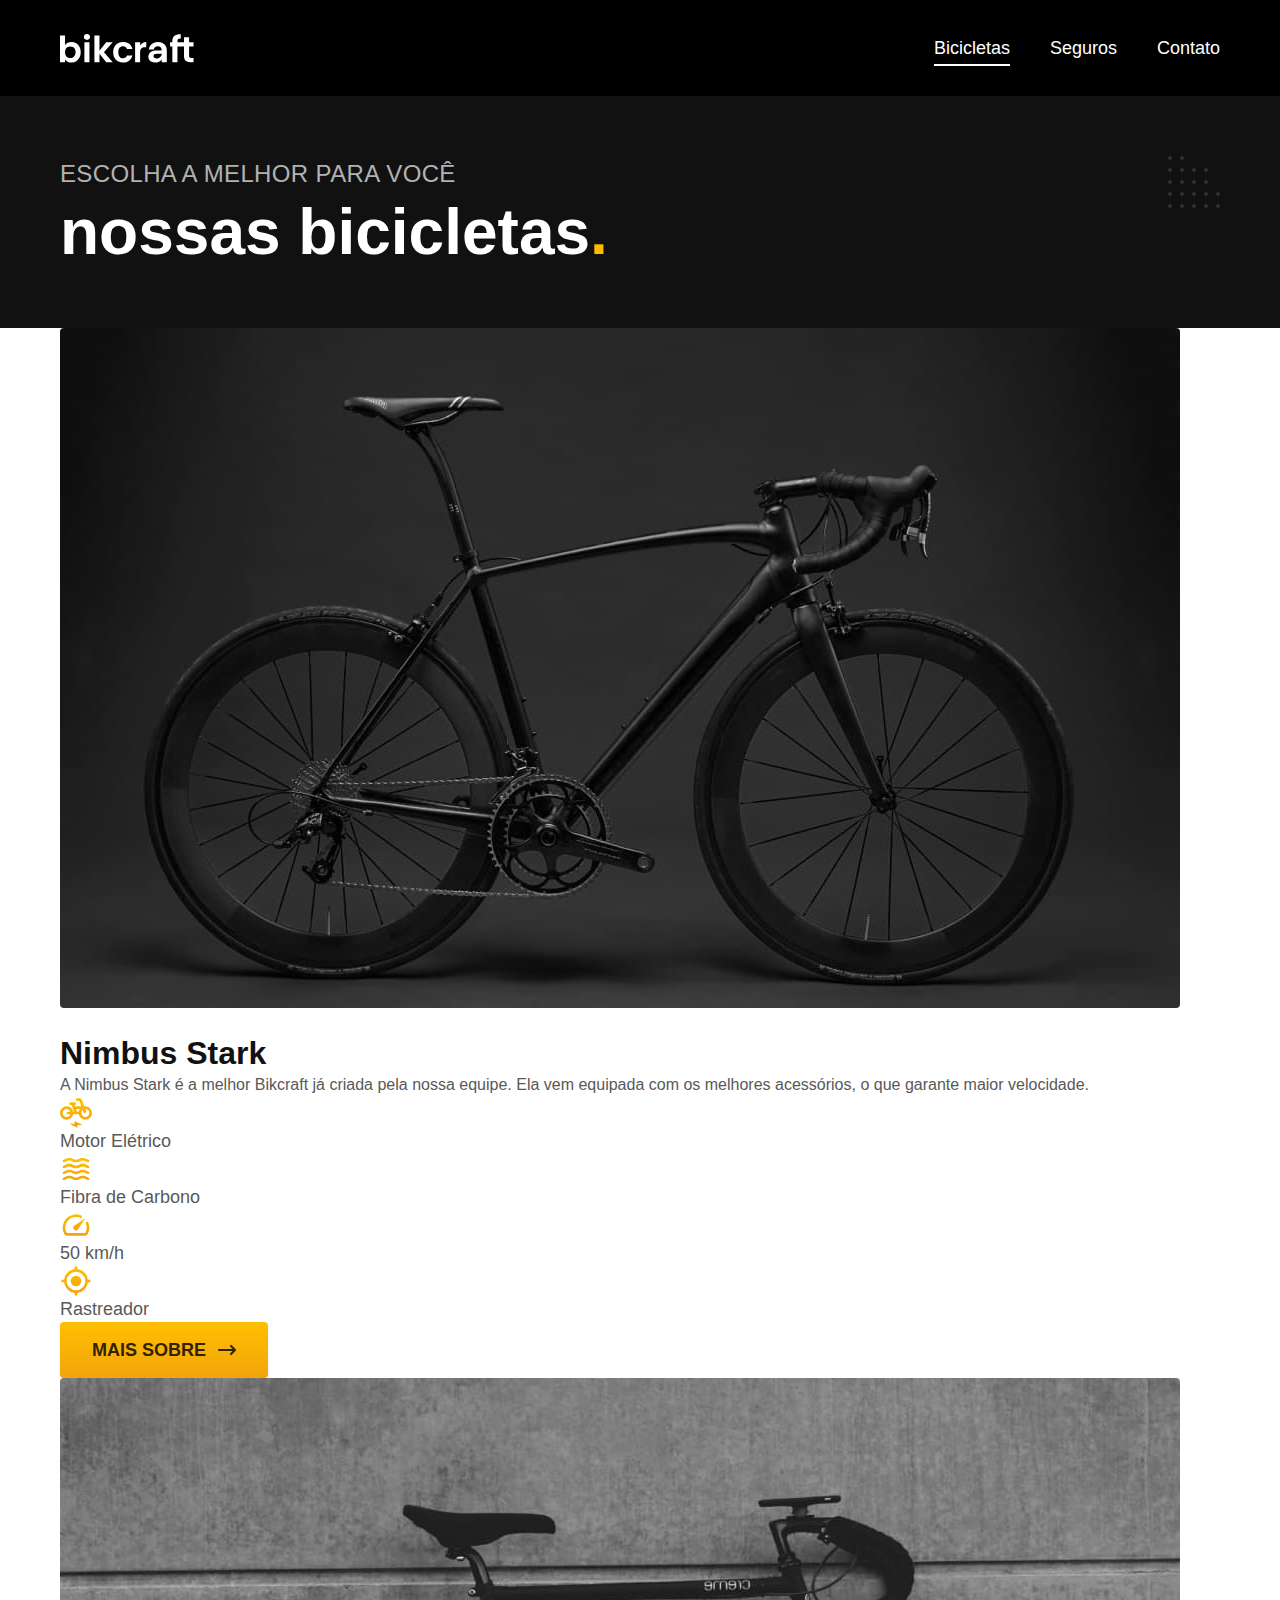
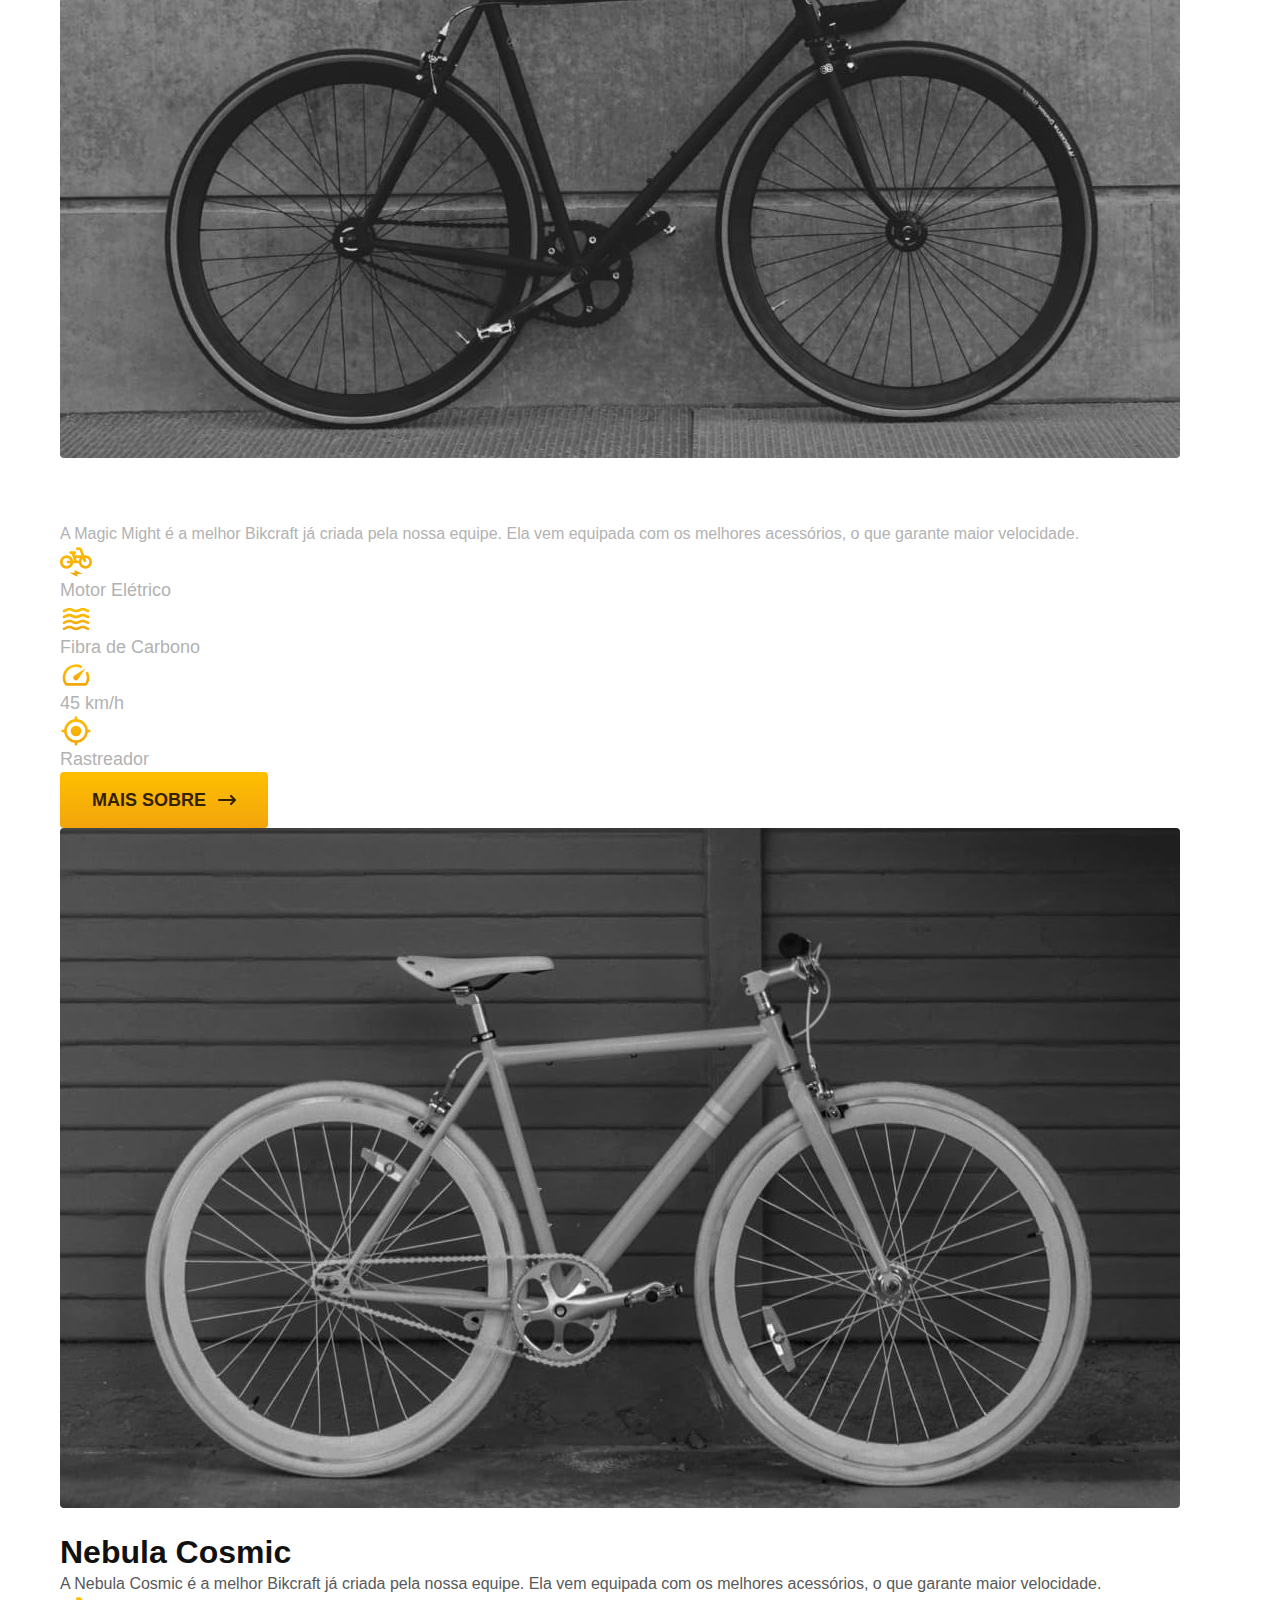
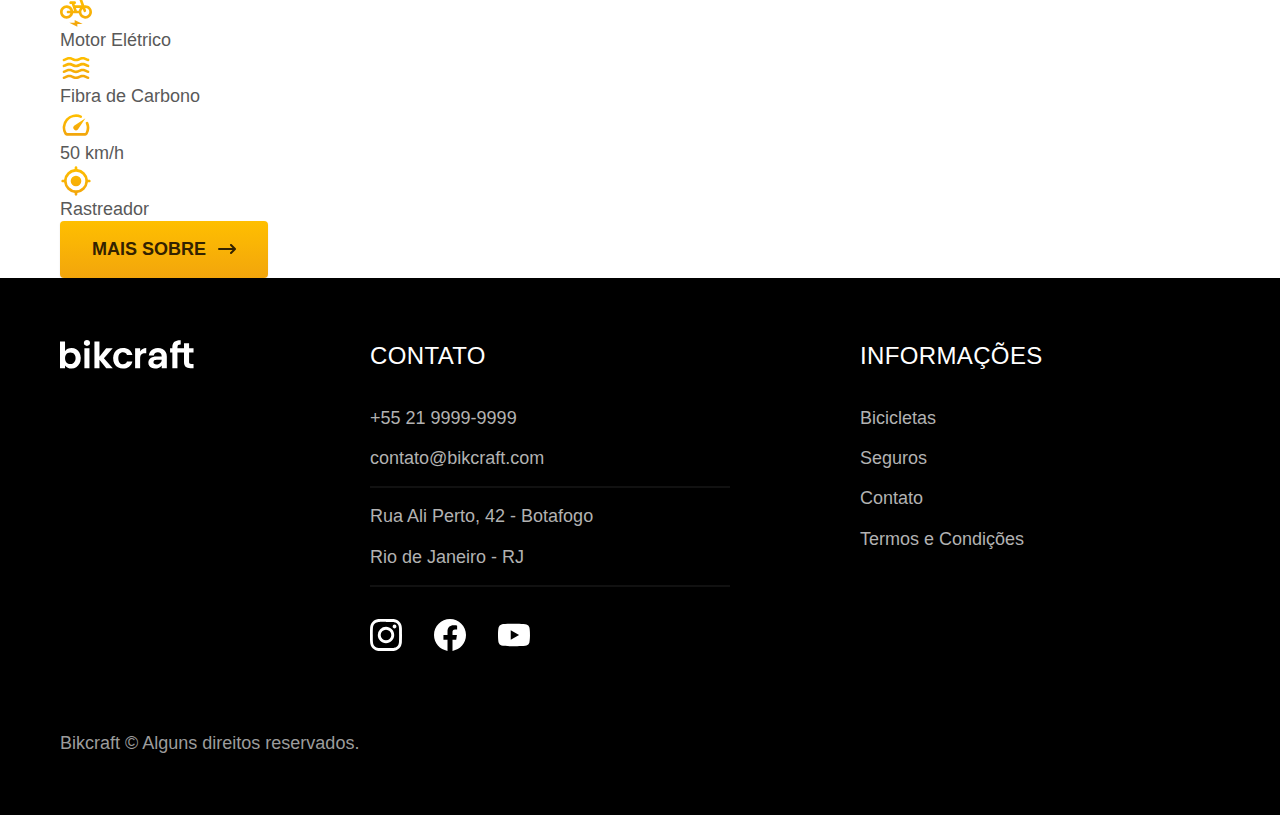
<file: bicicletas.html>
<!DOCTYPE html>
<html lang="pt-br">

<head>
  <meta charset="UTF-8">
  <meta name="viewport" content="width=device-width, initial-scale=1.0">

  <title>Bicicletas | Bikcraft</title>
  <meta name="description" content="Bicicletas">

  <link rel="preload" href="./css/style.css" as="style">
  <link rel="stylesheet" href="./css/style.css">
  <script>document.documentElement.classList.add('js');</script>
</head>

<body id="bicicletas">
  <header class="header-bg">
    <div class="header container">
      <a href="./">
        <img src="./img/bikcraft.svg" alt="Bikcraft">
      </a>

      <nav aria-label="primaria">
        <ul class="header-menu font-1-m cor-0">
          <li><a href="./bicicletas.html">Bicicletas</a></li>
          <li><a href="./seguros.html">Seguros</a></li>
          <li><a href="./contato.html">Contato</a></li>
        </ul>
      </nav>
    </div>
  </header>

  <main>
    <div class="titulo-bg">
      <div class="titulo container">
        <p class="font-2-l-b cor-5">Escolha a melhor para você</p>
        <h1 class="font-1-xxl cor-0">nossas bicicletas<span class="cor-p1">.</span></h1>
      </div>
    </div>

    <div class="bicicletas container">
      <div class="bicicletas-imagem">
        <img src="./img/bicicletas/nimbus.jpg" alt="Bicicleta preta">
        <span class="font-2-m cor-0">R$ 4999</span>
      </div>
      <div class="bicicletas-conteudo">
        <h2 class="font-1-xl">Nimbus Stark</h2>
        <p class="font-2-s cor-8">A Nimbus Stark é a melhor Bikcraft já criada pela nossa equipe. Ela vem equipada com os melhores acessórios, o que garante maior velocidade.</p>
        <ul class="font-1-m cor-8">
          <li>
            <img src="./img/icones/eletrica.svg" alt="">
            Motor Elétrico
          </li>
          <li>
            <img src="./img/icones/carbono.svg" alt="">
            Fibra de Carbono
          </li>
          <li>
            <img src="./img/icones/velocidade.svg" alt="">
            50 km/h
          </li>
          <li>
            <img src="./img/icones/rastreador.svg" alt="">
            Rastreador
          </li>
        </ul>
        <a class="botao seta" href="./bicicletas/nimbus.html">Mais Sobre</a>
      </div>
    </div>

    <div class="bicicletas-bg">
      <div class="bicicletas container">
        <div class="bicicletas-imagem">
          <img src="./img/bicicletas/magic.jpg" alt="Bicicleta preta">
          <span class="font-2-m cor-0">R$ 2499</span>
        </div>
        <div class="bicicletas-conteudo">
          <h2 class="font-1-xl cor-0">Magic Might</h2>
          <p class="font-2-s cor-5">A Magic Might é a melhor Bikcraft já criada pela nossa equipe. Ela vem equipada com os melhores acessórios, o que garante maior velocidade.</p>
          <ul class="font-1-m cor-5">
            <li>
              <img src="./img/icones/eletrica.svg" alt="">
              Motor Elétrico
            </li>
            <li>
              <img src="./img/icones/carbono.svg" alt="">
              Fibra de Carbono
            </li>
            <li>
              <img src="./img/icones/velocidade.svg" alt="">
              45 km/h
            </li>
            <li>
              <img src="./img/icones/rastreador.svg" alt="">
              Rastreador
            </li>
          </ul>
          <a class="botao seta" href="./bicicletas/magic.html">Mais Sobre</a>
        </div>
      </div>
    </div>

    <div class="bicicletas container">
      <div class="bicicletas-imagem">
        <img src="./img/bicicletas/nebula.jpg" alt="Bicicleta preta">
        <span class="font-2-m cor-0">R$ 3999</span>
      </div>
      <div class="bicicletas-conteudo">
        <h2 class="font-1-xl">Nebula Cosmic</h2>
        <p class="font-2-s cor-8">A Nebula Cosmic é a melhor Bikcraft já criada pela nossa equipe. Ela vem equipada com os melhores acessórios, o que garante maior velocidade.</p>
        <ul class="font-1-m cor-8">
          <li>
            <img src="./img/icones/eletrica.svg" alt="">
            Motor Elétrico
          </li>
          <li>
            <img src="./img/icones/carbono.svg" alt="">
            Fibra de Carbono
          </li>
          <li>
            <img src="./img/icones/velocidade.svg" alt="">
            50 km/h
          </li>
          <li>
            <img src="./img/icones/rastreador.svg" alt="">
            Rastreador
          </li>
        </ul>
        <a class="botao seta" href="./bicicletas/nebula.html">Mais Sobre</a>
      </div>
    </div>

  </main>

  <footer class="footer-bg">
    <div class="footer container">
      <img src="./img/bikcraft.svg" alt="Bikcraft">
      <div class="footer-contato">
        <h3 class="font-2-l-b cor-0">Contato</h3>
        <ul class="font-2-m cor-5">
          <li><a href="tel:+552199999999">+55 21 9999-9999</a></li>
          <li><a href="mailto:contato@bikcraft.com">contato@bikcraft.com</a></li>
          <li>Rua Ali Perto, 42 - Botafogo</li>
          <li>Rio de Janeiro - RJ</li>
        </ul>
        <div class="footer-redes">
          <a href="./">
            <img src="./img/redes/instagram.svg" alt="Instagram">
          </a>
          <a href="./">
            <img src="./img/redes/facebook.svg" alt="Facebook">
          </a>
          <a href="./">
            <img src="./img/redes/youtube.svg" alt="Youtube">
          </a>
        </div>
      </div>
      <div class="footer-informacoes">
        <h3 class="font-2-l-b cor-0">Informações</h3>
        <nav>
          <ul class="font-1-m cor-5">
            <li><a href="./bicicletas.html">Bicicletas</a></li>
            <li><a href="./seguros.html">Seguros</a></li>
            <li><a href="./contato.html">Contato</a></li>
            <li><a href="./termos.html">Termos e Condições</a></li>
          </ul>
        </nav>
      </div>
      <p class="footer-copy font-2-m cor-6">Bikcraft © Alguns direitos reservados.</p>
    </div>
  </footer>
  <script src="./js/script.js"></script>
</body>

</html>
</file>
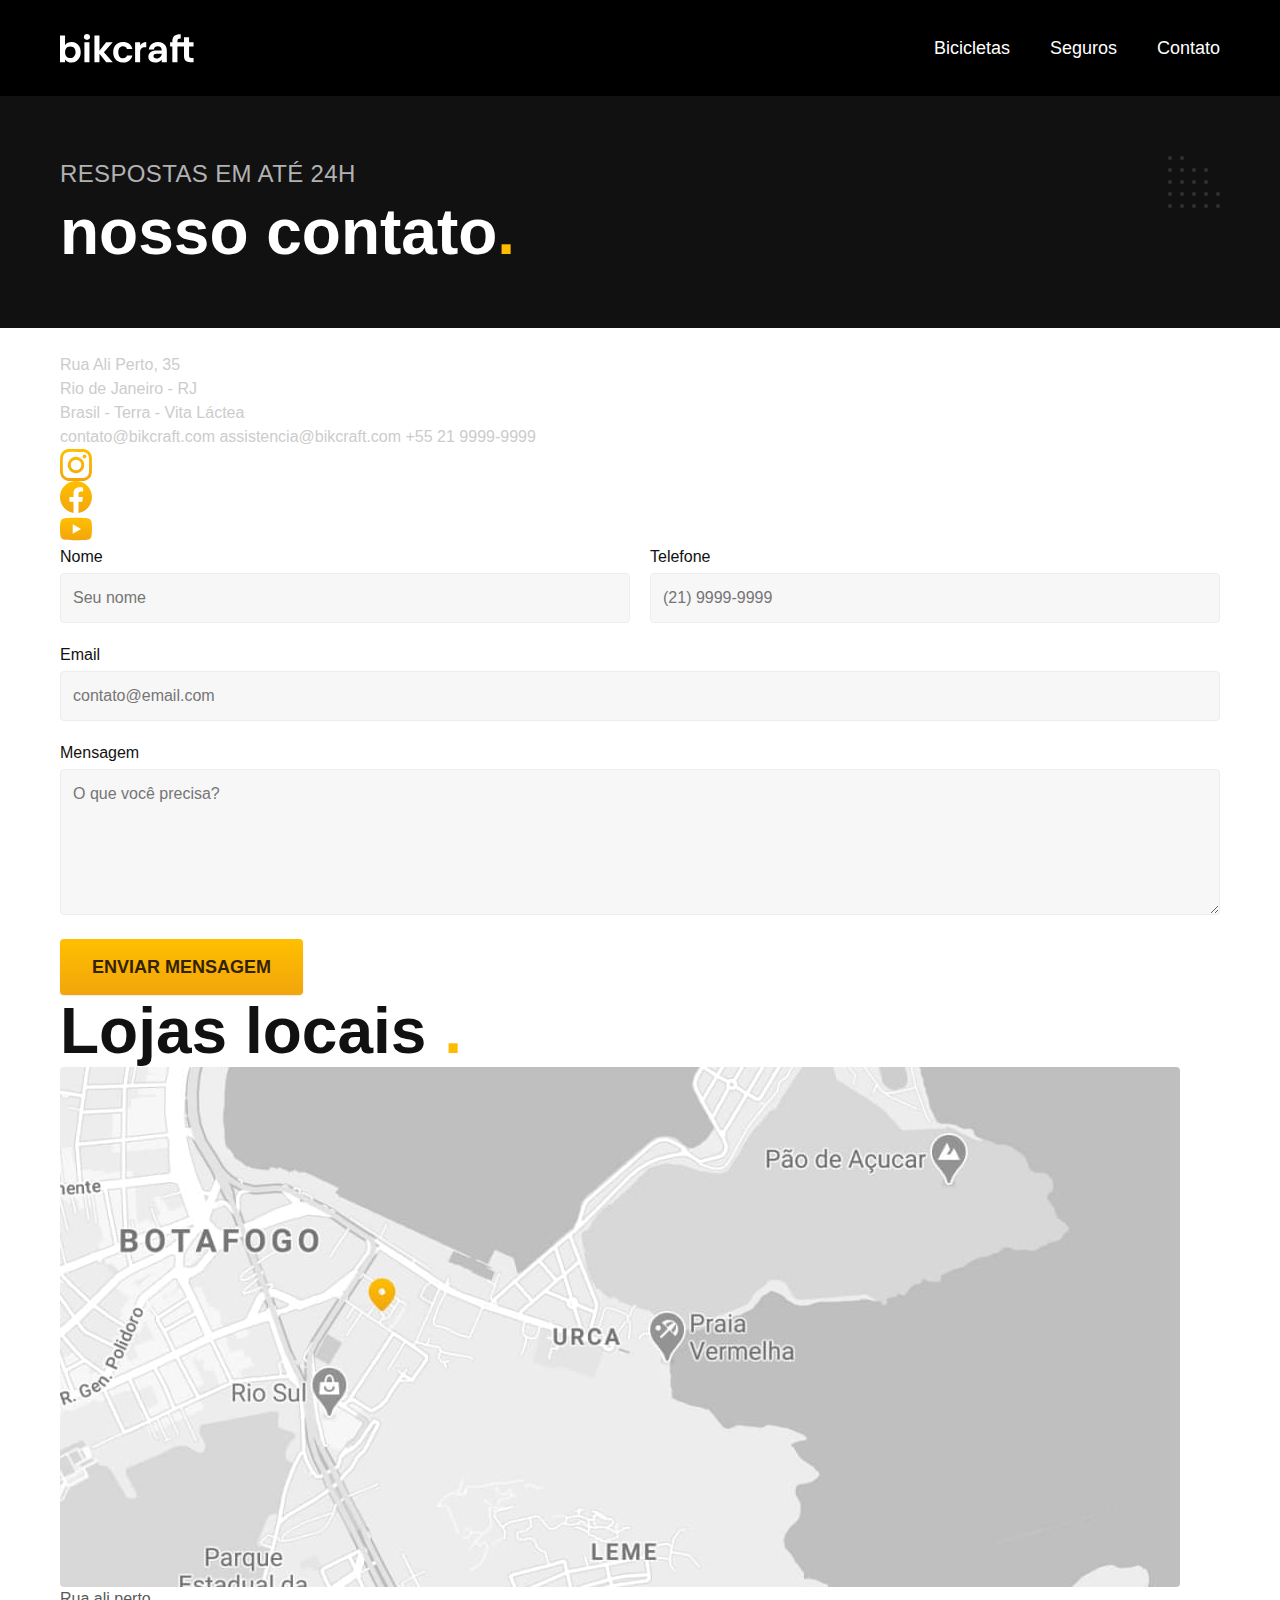
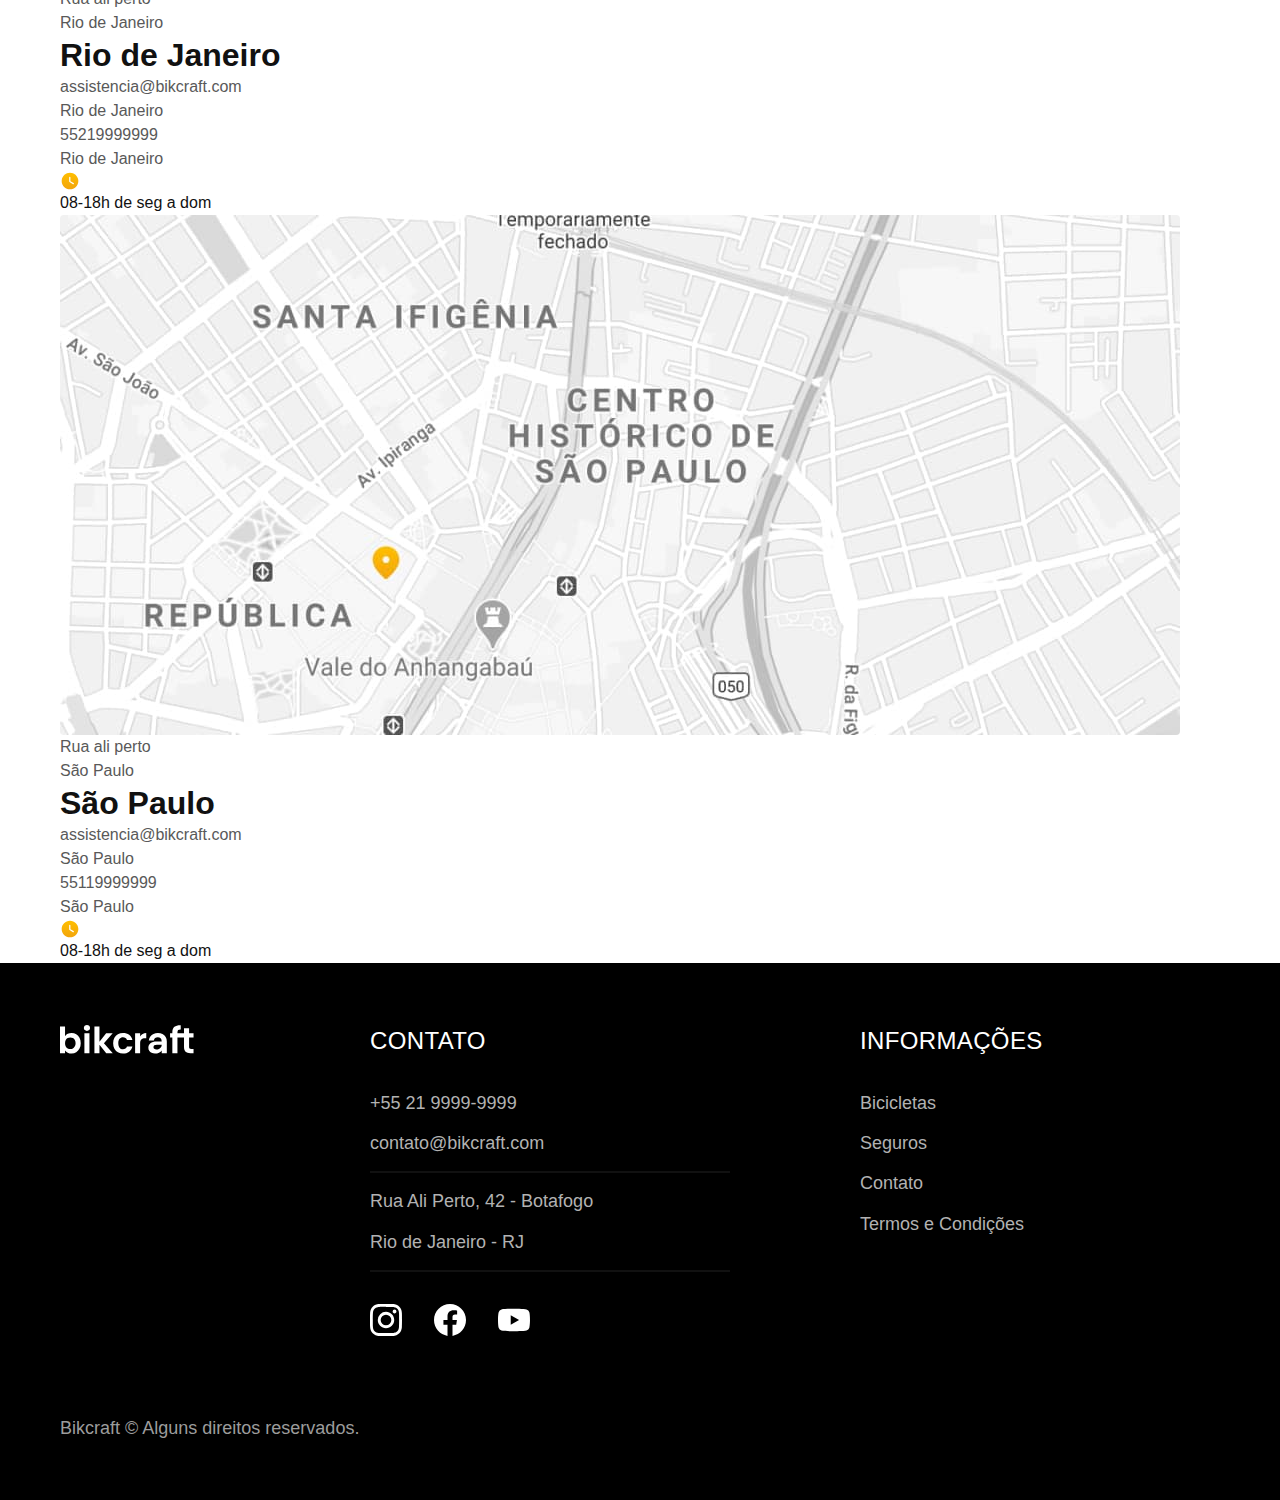
<file: contatos.html>
<!DOCTYPE html>
<html lang="pt-br">

<head>
  <meta charset="UTF-8">
  <meta name="viewport" content="width=device-width, initial-scale=1.0">

  <title>Contato | Bikcraft</title>
  <meta name="description" content="Contato.">

  <link rel="stylesheet" href="./css/style.css">
</head>

<body id="contato">
  <header class="header-bg">
    <div class="header container">
      <a href="./">
        <img src="./img/bikcraft.svg" alt="Bikcraft">
      </a>

      <nav aria-label="primaria">
        <ul class="header-menu font-1-m cor-0">
          <li><a href="./bicicletas.html">Bicicletas</a></li>
          <li><a href="./seguros.html">Seguros</a></li>
          <li><a href="./contato.html">Contato</a></li>
        </ul>
      </nav>
    </div>
  </header>

  <main>
    <div class="titulo-bg">
      <div class="titulo container">
        <p class="font-2-l-b cor-5">Respostas em até 24h</p>
        <h1 class="font-1-xxl cor-0">nosso contato<span class="cor-p1">.</span></h1>
      </div>
    </div>

    <div class="contato container">
      <section class="contato-dados" aria-label="Endereço">
        <h2 class="font-1-m cor-0">Loja Online</h2>
        <div class="contato-endereco font-2-s cor-4">
          <p>Rua Ali Perto, 35</p>
          <p>Rio de Janeiro - RJ</p>
          <p>Brasil - Terra - Vita Láctea</p>
        </div>
        <address class="contato-meios font-2-s cor-4">
          <a href="mailto:contato@bikcraft.com">contato@bikcraft.com</a>
          <a href="mailto:assistencia@bikcraft.com">assistencia@bikcraft.com</a>
          <a href="tel:+552199999999">+55 21 9999-9999</a>
        </address>
        <div class="contato-redes">
          <a href="./">
            <img src="./img/redes/instagram-p.svg" alt="Instagram">
          </a>
          <a href="./">
            <img src="./img/redes/facebook-p.svg" alt="Facebook">
          </a>
          <a href="./">
            <img src="./img/redes/youtube-p.svg" alt="Youtube">
          </a>
        </div>
      </section>
      <section class="contato-formulario" aria-label="Formulário">
        <form class="form" action="./contato.html">
          <div>
            <label for="nome">Nome</label>
            <input type="text" id="nome" name="nome" placeholder="Seu nome">
          </div>
          <div>
            <label for="telefone">Telefone</label>
            <input type="text" id="telefone" name="telefone" placeholder="(21) 9999-9999">
          </div>
          <div class="col-2">
            <label for="email">Email</label>
            <input type="email" id="email" name="email" placeholder="contato@email.com">
          </div>
          <div class="col-2">
            <label for="mensagem">Mensagem</label>
            <textarea rows="5" id="mensagem" name="mensagem" placeholder="O que você precisa?"></textarea>
          </div>
          <button class="botao col-2">Enviar Mensagem</button>
        </form>
      </section>
    </div>
  </main>

  <article class="lojas container">
    <h2 class="font-1-xxl">Lojas locais <span class="cor-p1">.</span></h2>
    <div class="lojas-item">
      <img src="./img/lojas/rj.jpg" alt="Mapa marcando endereço em Rio de Janeiro">

      <div class="lojas-dados font-2-s cor-8">
        <p>Rua ali perto</p>
        <p>Rio de Janeiro</p>

      </div>
      <div class="lojas-conteudo">
        <h3 class="font-1-xl">Rio de Janeiro</h3>

        <div class="lojas-dados font-2-s cor-8">
          <a href="mailto:assistencia@bikcraft.com">assistencia@bikcraft.com</a>
          <p>Rio de Janeiro</p>

          <a href="tel:+55219999999">55219999999</a>
          <p>Rio de Janeiro</p>

        </div>

        <p class="lojas-tempo font-1-s">
          <img src="./img/icones/horario.svg" alt="">
          08-18h de seg a dom
        </p>
      </div>

    </div>

    <!-- Parte de SP -->

    <div class="lojas-item">
      <img src="./img/lojas/sp.jpg" alt="Mapa marcando endereço em São Paulo">

      <div class="lojas-dados font-2-s cor-8">
        <p>Rua ali perto</p>
        <p>São Paulo</p>

      </div>
      <div class="lojas-conteudo">
        <h3 class="font-1-xl">São Paulo</h3>
        <div class="lojas-dados font-2-s cor-8">
          <a href="mailto:assistencia@bikcraft.com">assistencia@bikcraft.com</a>
          <p>São Paulo</p>

          <a href="tel:+55219999999">55119999999</a>
          <p>São Paulo</p>

        </div>

        <p class="lojas-tempo font-1-s">
          <img src="./img/icones/horario.svg" alt="">
          08-18h de seg a dom
        </p>
      </div>
    </div>
  </article>

  <footer class="footer-bg">
    <div class="footer container">
      <img src="./img/bikcraft.svg" alt="Bikcraft">
      <div class="footer-contato">
        <h3 class="font-2-l-b cor-0">Contato</h3>
        <ul class="font-2-m cor-5">
          <li><a href="tel:+552199999999">+55 21 9999-9999</a></li>
          <li><a href="mailto:contato@bikcraft.com">contato@bikcraft.com</a></li>
          <li>Rua Ali Perto, 42 - Botafogo</li>
          <li>Rio de Janeiro - RJ</li>
        </ul>
        <div class="footer-redes">
          <a href="./">
            <img src="./img/redes/instagram.svg" alt="Instagram">
          </a>
          <a href="./">
            <img src="./img/redes/facebook.svg" alt="Facebook">
          </a>
          <a href="./">
            <img src="./img/redes/youtube.svg" alt="Youtube">
          </a>
        </div>
      </div>
      <div class="footer-informacoes">
        <h3 class="font-2-l-b cor-0">Informações</h3>
        <nav>
          <ul class="font-1-m cor-5">
            <li><a href="./bicicletas.html">Bicicletas</a></li>
            <li><a href="./seguros.html">Seguros</a></li>
            <li><a href="./contato.html">Contato</a></li>
            <li><a href="./termos.html">Termos e Condições</a></li>
          </ul>
        </nav>
      </div>
      <p class="footer-copy font-2-m cor-6">Bikcraft © Alguns direitos reservados.</p>
    </div>
  </footer>
</body>

</html>
</file>
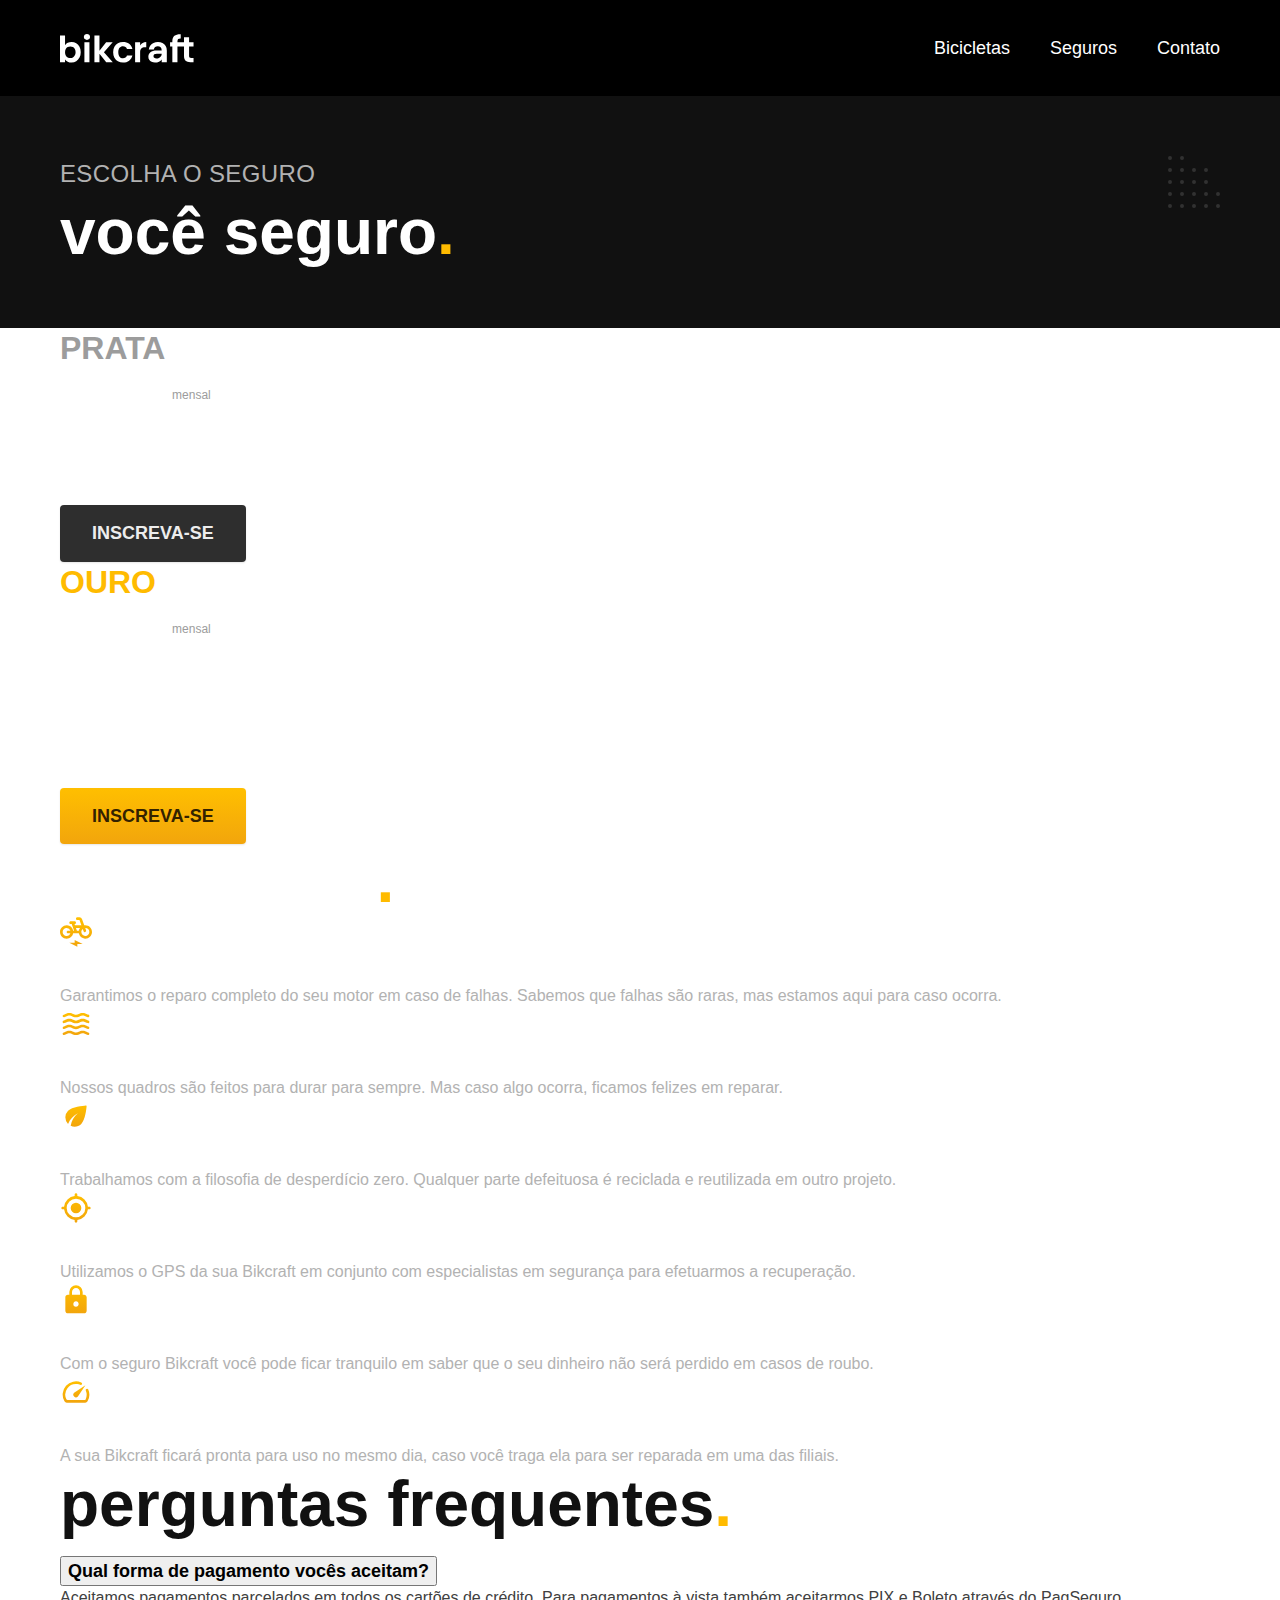
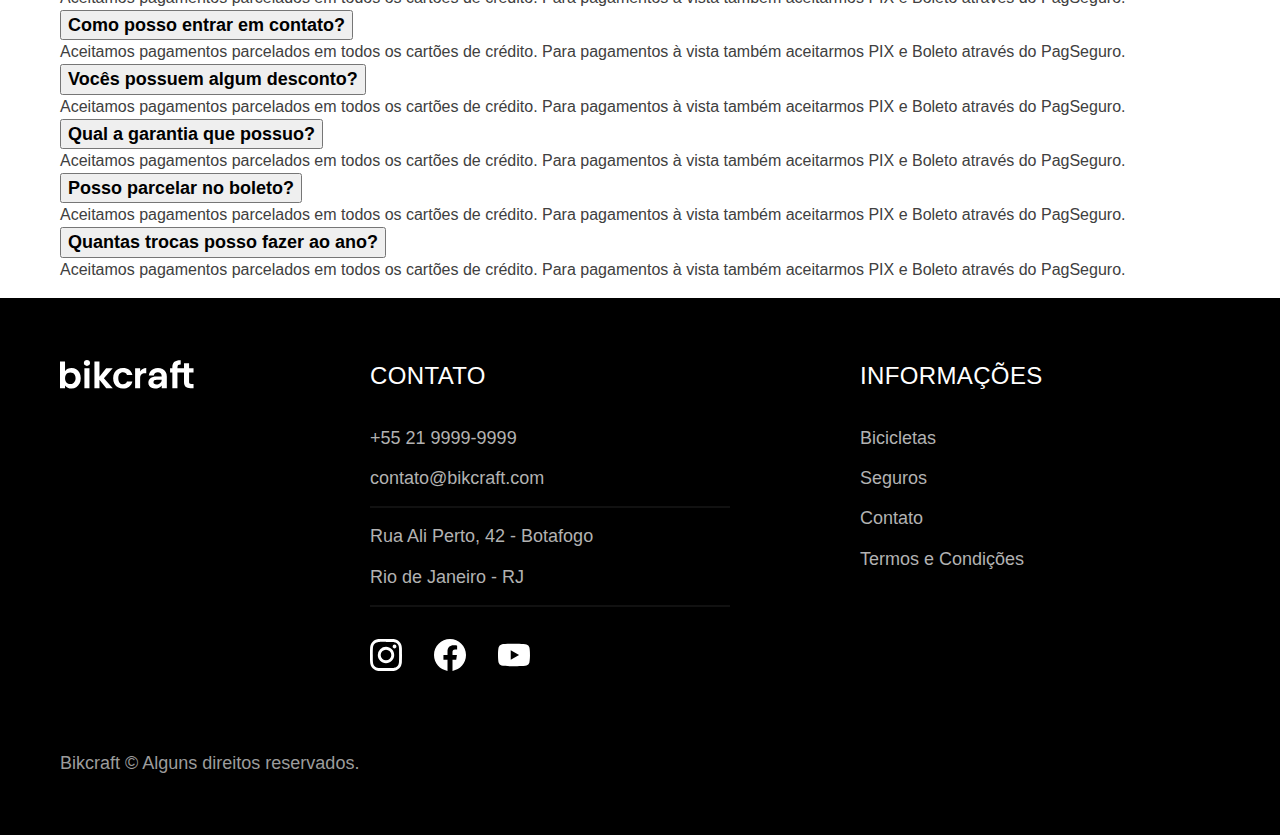
<file: Seguros.html>
<!DOCTYPE html>
<html lang="pt-br">

<head>
  <meta charset="UTF-8">
  <meta name="viewport" content="width=device-width, initial-scale=1.0">

  <title>Seguros | Bikcraft</title>
  <meta name="description" content="Seguros.">

  <link rel="preload" href="./css/style.css" as="style">
  <link rel="stylesheet" href="./css/style.css">
  <script>document.documentElement.classList.add('js');</script>
</head>

<body id="seguros">
  <header class="header-bg">
    <div class="header container">
      <a href="./">
        <img src="./img/bikcraft.svg" alt="Bikcraft">
      </a>

      <nav aria-label="primaria">
        <ul class="header-menu font-1-m cor-0">
          <li><a href="./bicicletas.html">Bicicletas</a></li>
          <li><a href="./seguros.html">Seguros</a></li>
          <li><a href="./contato.html">Contato</a></li>
        </ul>
      </nav>
    </div>
  </header>

  <main class="seguros-bg">
    <div class="titulo-bg">
      <div class="titulo container">
        <p class="font-2-l-b cor-5">Escolha o seguro</p>
        <h1 class="font-1-xxl cor-0">você seguro<span class="cor-p1">.</span></h1>
      </div>
    </div>

    <div class="seguros container">

      <div class="seguros-item fadeInLeft" data-anime="200">
        <h3 class="font-1-xl cor-6">PRATA</h3>
        <span class="font-1-xl cor-0">R$ 199 <span class="font-1-xs cor-6">mensal</span></span>
        <ul class="font-2-m cor-0">
          <li>Duas trocas por ano</li>
          <li>Assistência técnica</li>
          <li>Suporte 08h às 18h</li>
          <li>Cobertura estadual</li>
        </ul>
        <a class="botao secundario" href="./orcamento.html?tipo=seguro&produto=prata">Inscreva-se</a>
      </div>

      <div class="seguros-item fadeInRight" data-anime="400">
        <h3 class="font-1-xl cor-p1">OURO</h3>
        <span class="font-1-xl cor-0">R$ 299 <span class="font-1-xs cor-6">mensal</span></span>
        <ul class="font-2-m cor-0">
          <li>Cinco trocas por ano</li>
          <li>Assistência especial</li>
          <li>Suporte 24h</li>
          <li>Cobertura nacional</li>
          <li>Desconto em parceiros</li>
          <li>Acesso ao Clube Bikcraft</li>
        </ul>
        <a class="botao" href="./orcamento.html?tipo=seguro&produto=ouro">Inscreva-se</a>
      </div>
    </div>
  </main>

  <article class="vantagens-bg">
    <div class="vantagens container">
      <h2 class="font-1-xxl cor-0">vantagens<span class="cor-p1">.</span></h2>
      <ul>
        <li>
          <img src="./img/icones/eletrica.svg" alt="">
          <h3 class="font-1-l cor-0">Reparo Elétrico</h3>
          <p class="font-2-s cor-5">Garantimos o reparo completo do seu motor em caso de falhas. Sabemos que falhas são raras, mas estamos aqui para caso ocorra.</p>
        </li>
        <li>
          <img src="./img/icones/carbono.svg" alt="">
          <h3 class="font-1-l cor-0">Carbono</h3>
          <p class="font-2-s cor-5">Nossos quadros são feitos para durar para sempre. Mas caso algo ocorra, ficamos felizes em reparar.</p>
        </li>
        <li>
          <img src="./img/icones/sustentavel.svg" alt="">
          <h3 class="font-1-l cor-0">Sustentável</h3>
          <p class="font-2-s cor-5">Trabalhamos com a filosofia de desperdício zero. Qualquer parte defeituosa é reciclada e reutilizada em outro projeto.</p>
        </li>
        <li>
          <img src="./img/icones/rastreador.svg" alt="">
          <h3 class="font-1-l cor-0">Rastreador</h3>
          <p class="font-2-s cor-5">Utilizamos o GPS da sua Bikcraft em conjunto com especialistas em segurança para efetuarmos a recuperação.</p>
        </li>
        <li>
          <img src="./img/icones/seguro.svg" alt="">
          <h3 class="font-1-l cor-0">Segurança</h3>
          <p class="font-2-s cor-5">Com o seguro Bikcraft você pode ficar tranquilo em saber que o seu dinheiro não será perdido em casos de roubo.</p>
        </li>
        <li>
          <img src="./img/icones/velocidade.svg" alt="">
          <h3 class="font-1-l cor-0">Rapidez</h3>
          <p class="font-2-s cor-5">A sua Bikcraft ficará pronta para uso no mesmo dia, caso você traga ela para ser reparada em uma das filiais.</p>
        </li>
      </ul>
    </div>
  </article>

  <article class="perguntas container">
    <h2 class="font-1-xxl">perguntas frequentes<span class="cor-p1">.</span></h2>

    <dl>
      <div>
        <dt><button class="font-1-m-b" aria-controls="pergunta1" aria-expanded="true">Qual forma de pagamento vocês aceitam?</button></dt>
        <dd id="pergunta1" class="font-2-s cor-9 ativa">Aceitamos pagamentos parcelados em todos os cartões de crédito. Para pagamentos à vista também aceitarmos PIX e Boleto através do PagSeguro.</dd>
      </div>
      <div>
        <dt><button class="font-1-m-b" aria-controls="pergunta2" aria-expanded="false">Como posso entrar em contato?</button></dt>
        <dd id="pergunta2" class="font-2-s cor-9">Aceitamos pagamentos parcelados em todos os cartões de crédito. Para pagamentos à vista também aceitarmos PIX e Boleto através do PagSeguro.</dd>
      </div>
      <div>
        <dt><button class="font-1-m-b" aria-controls="pergunta3" aria-expanded="false">Vocês possuem algum desconto?</button></dt>
        <dd id="pergunta3" class="font-2-s cor-9">Aceitamos pagamentos parcelados em todos os cartões de crédito. Para pagamentos à vista também aceitarmos PIX e Boleto através do PagSeguro.</dd>
      </div>
      <div>
        <dt><button class="font-1-m-b" aria-controls="pergunta4" aria-expanded="false">Qual a garantia que possuo?</button></dt>
        <dd id="pergunta4" class="font-2-s cor-9">Aceitamos pagamentos parcelados em todos os cartões de crédito. Para pagamentos à vista também aceitarmos PIX e Boleto através do PagSeguro.</dd>
      </div>
      <div>
        <dt><button class="font-1-m-b" aria-controls="pergunta5" aria-expanded="false">Posso parcelar no boleto?</button></dt>
        <dd id="pergunta5" class="font-2-s cor-9">Aceitamos pagamentos parcelados em todos os cartões de crédito. Para pagamentos à vista também aceitarmos PIX e Boleto através do PagSeguro.</dd>
      </div>
      <div>
        <dt><button class="font-1-m-b" aria-controls="pergunta6" aria-expanded="false">Quantas trocas posso fazer ao ano?</button></dt>
        <dd id="pergunta6" class="font-2-s cor-9">Aceitamos pagamentos parcelados em todos os cartões de crédito. Para pagamentos à vista também aceitarmos PIX e Boleto através do PagSeguro.</dd>
      </div>
    </dl>
  </article>

  <footer class="footer-bg">
    <div class="footer container">
      <img src="./img/bikcraft.svg" alt="Bikcraft">
      <div class="footer-contato">
        <h3 class="font-2-l-b cor-0">Contato</h3>
        <ul class="font-2-m cor-5">
          <li><a href="tel:+552199999999">+55 21 9999-9999</a></li>
          <li><a href="mailto:contato@bikcraft.com">contato@bikcraft.com</a></li>
          <li>Rua Ali Perto, 42 - Botafogo</li>
          <li>Rio de Janeiro - RJ</li>
        </ul>
        <div class="footer-redes">
          <a href="./">
            <img src="./img/redes/instagram.svg" alt="Instagram">
          </a>
          <a href="./">
            <img src="./img/redes/facebook.svg" alt="Facebook">
          </a>
          <a href="./">
            <img src="./img/redes/youtube.svg" alt="Youtube">
          </a>
        </div>
      </div>
      <div class="footer-informacoes">
        <h3 class="font-2-l-b cor-0">Informações</h3>
        <nav>
          <ul class="font-1-m cor-5">
            <li><a href="./bicicletas.html">Bicicletas</a></li>
            <li><a href="./seguros.html">Seguros</a></li>
            <li><a href="./contato.html">Contato</a></li>
            <li><a href="./termos.html">Termos e Condições</a></li>
          </ul>
        </nav>
      </div>
      <p class="footer-copy font-2-m cor-6">Bikcraft © Alguns direitos reservados.</p>
    </div>
  </footer>

  <script src="./js/plugins/simple-anime.js"></script>
  <script src="./js/script.js"></script>
</body>

</html>
</file>
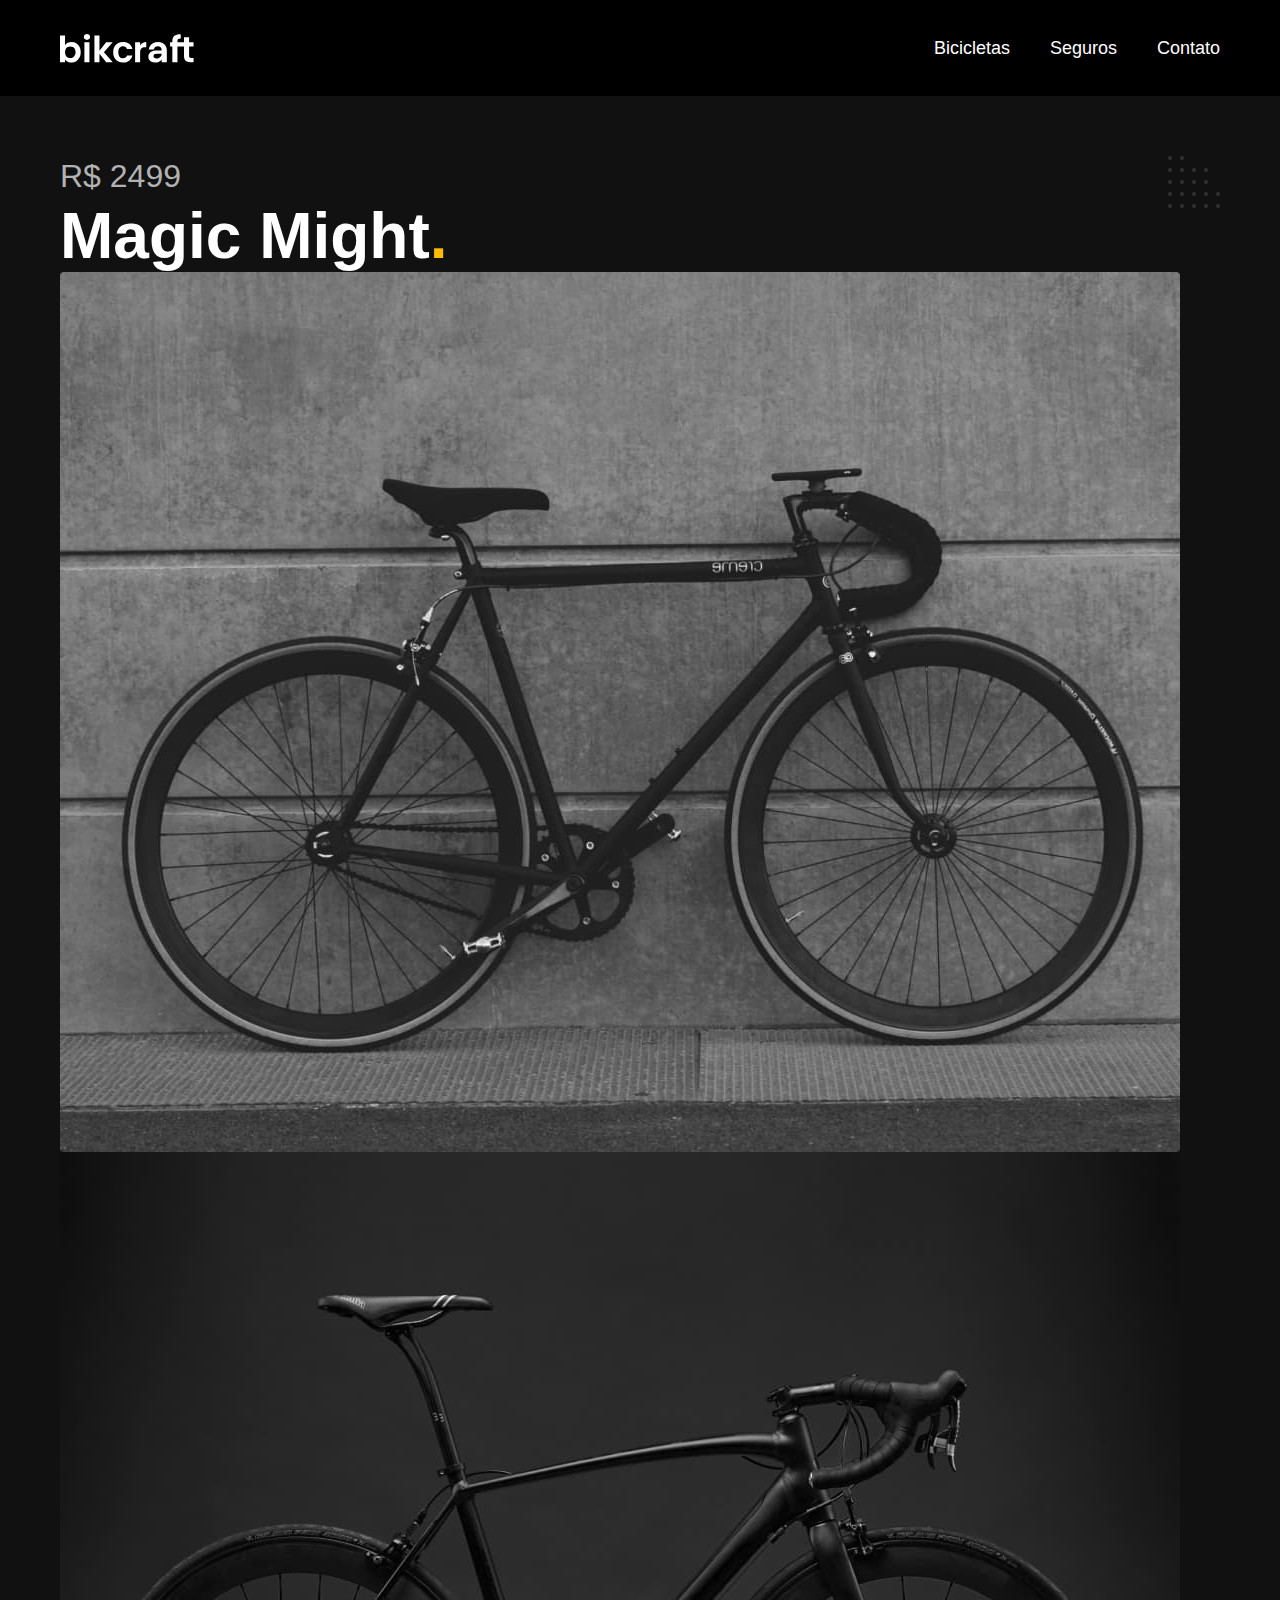
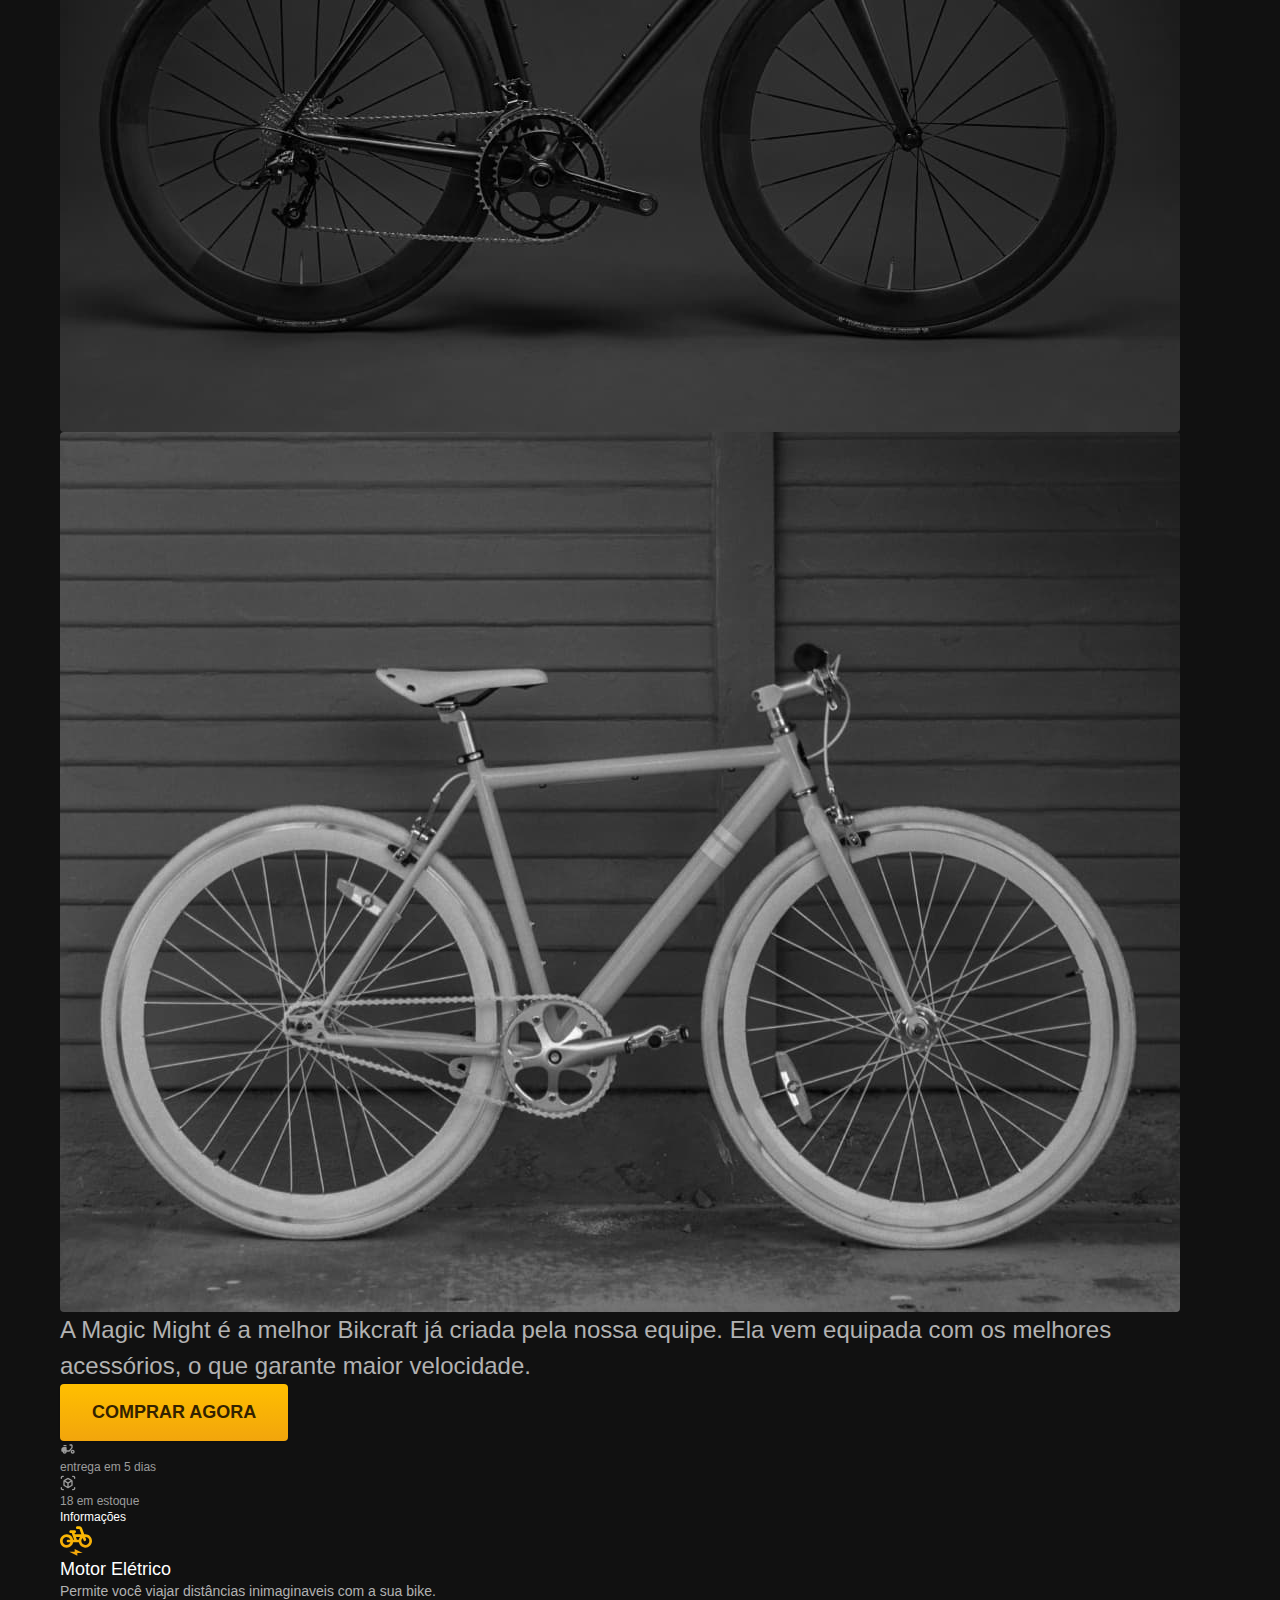
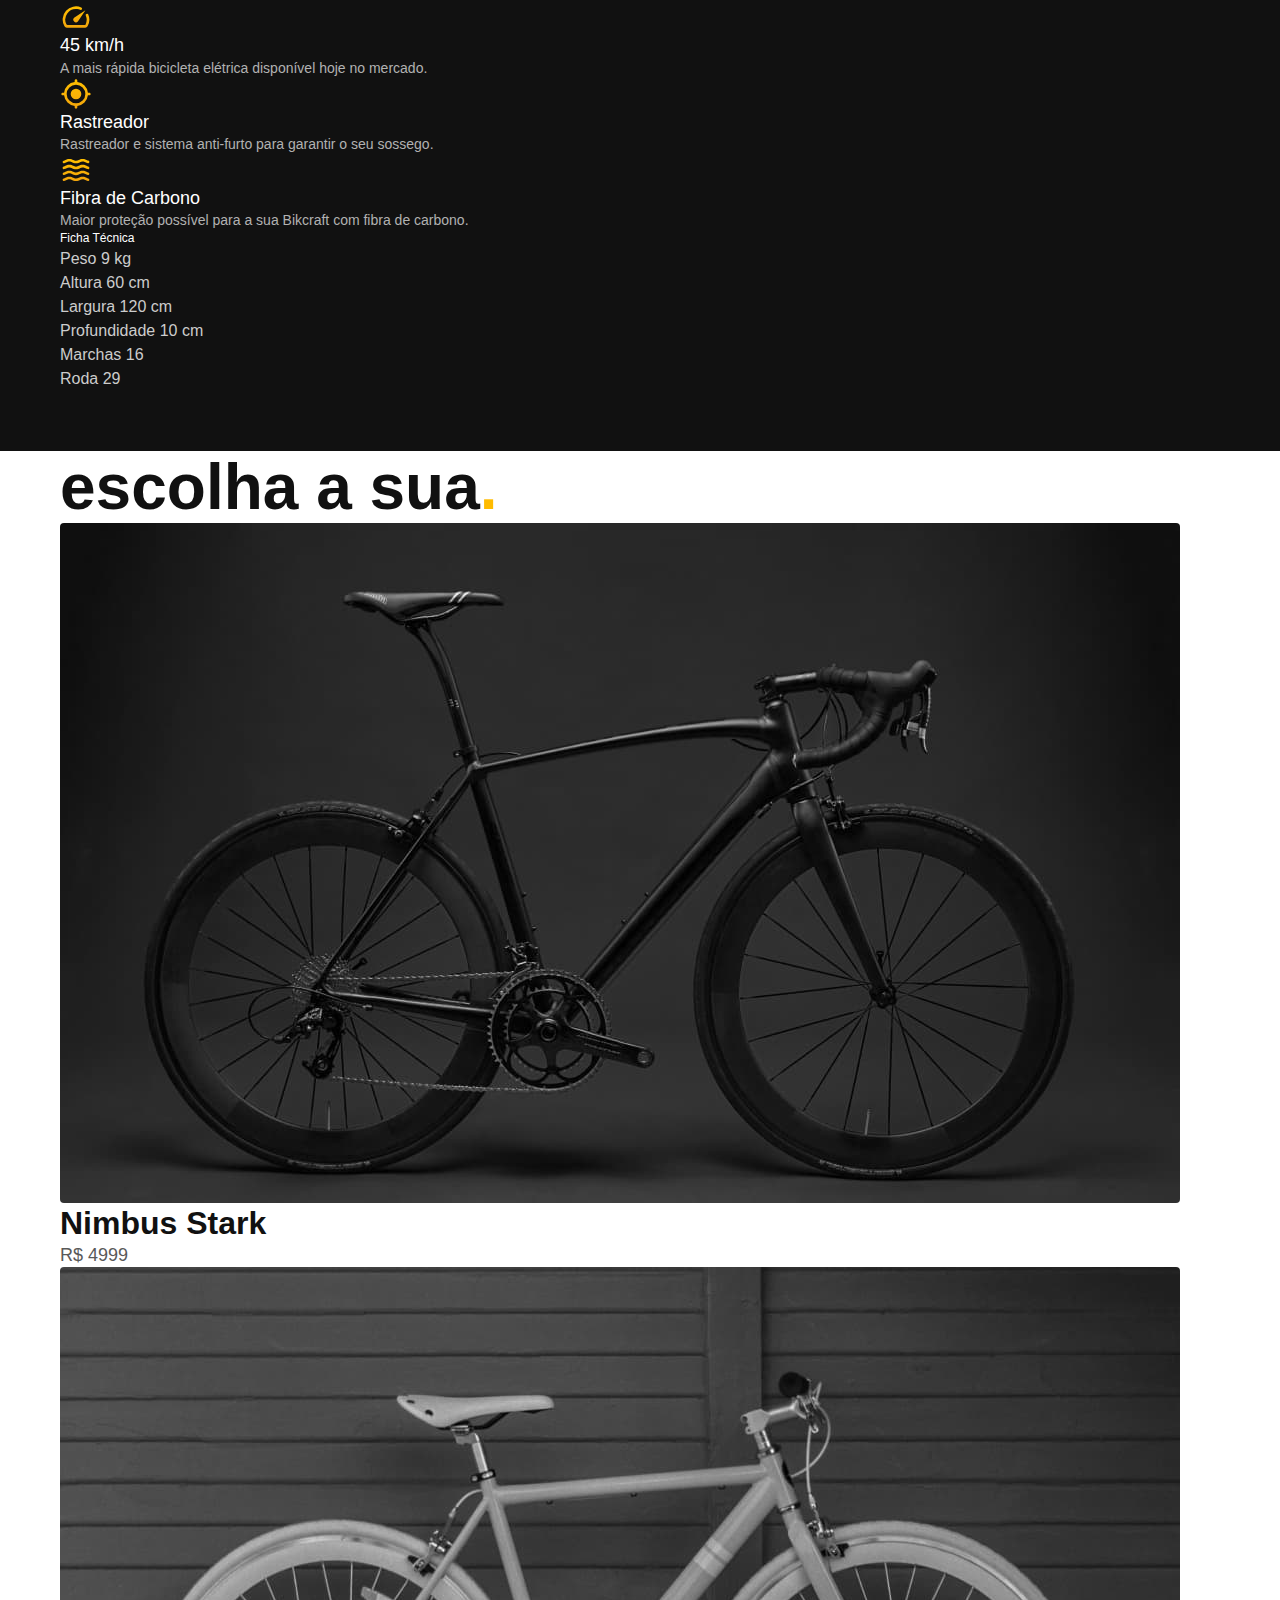
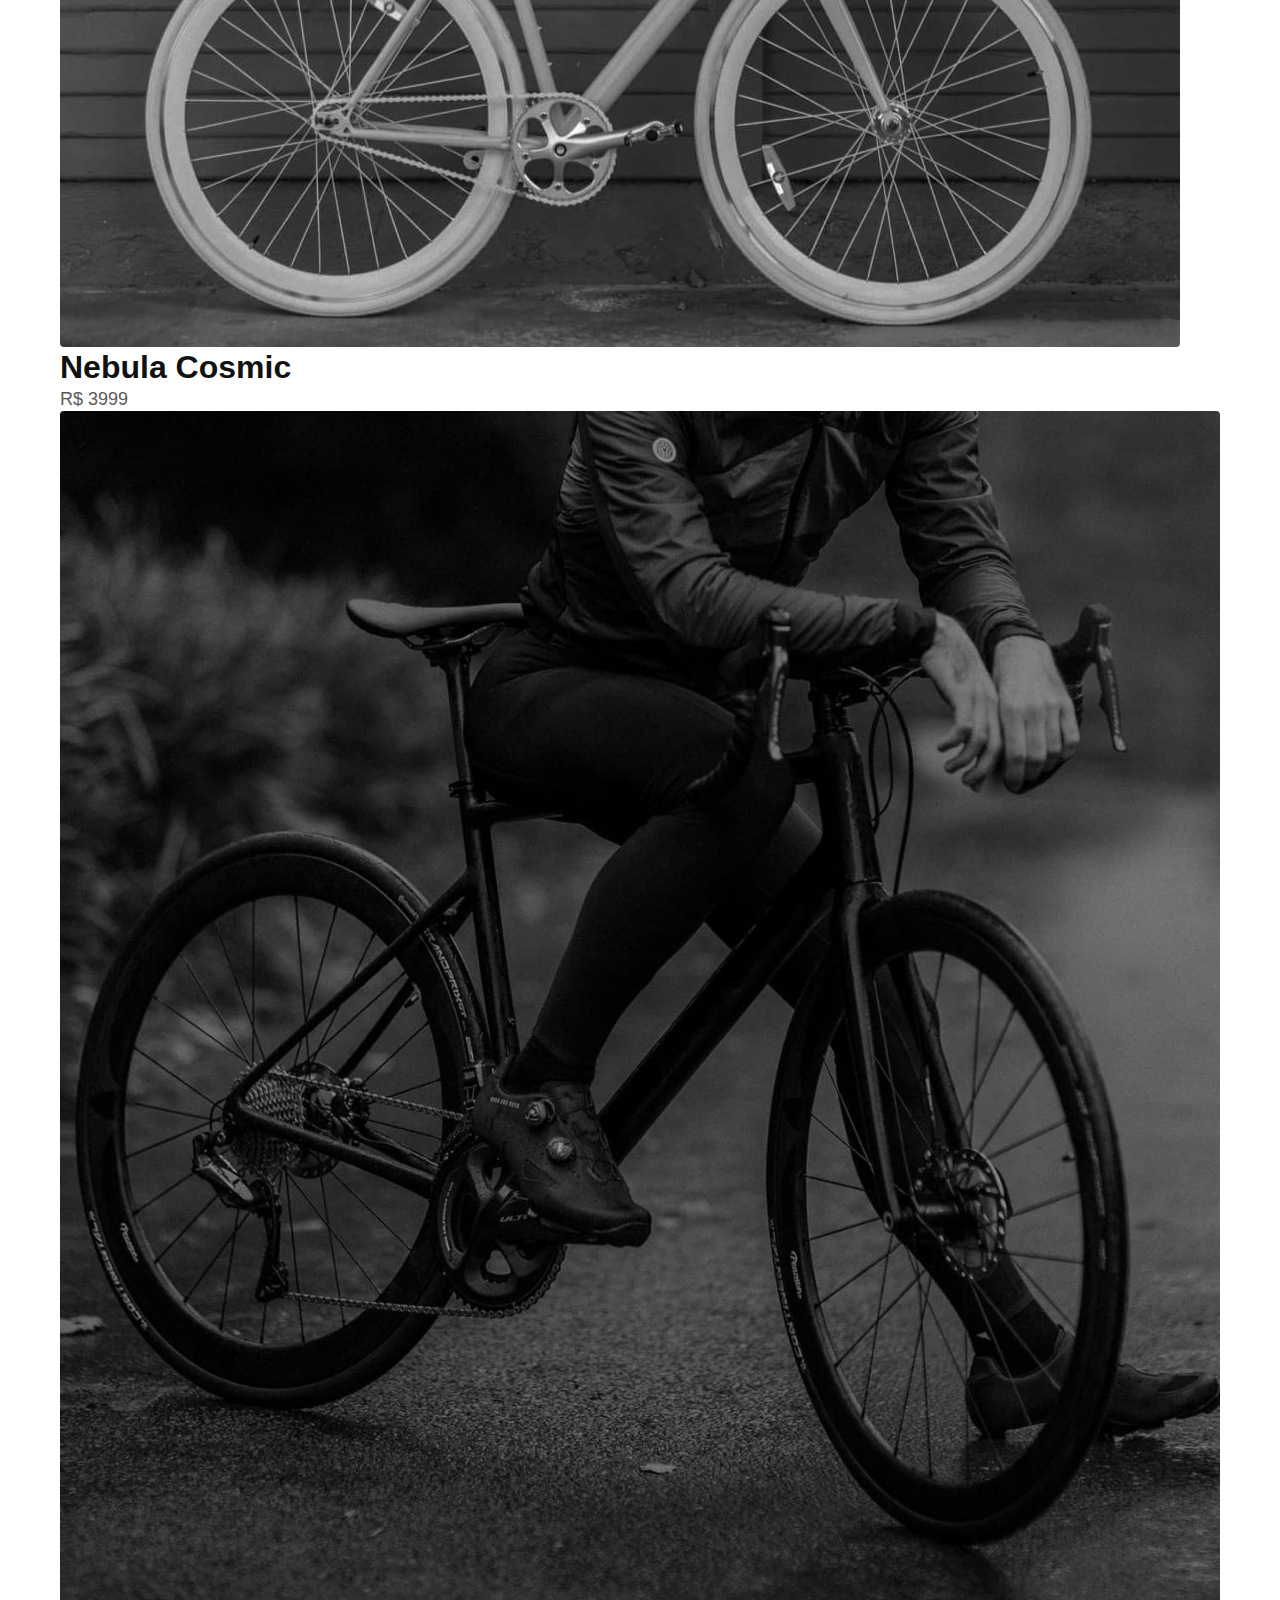
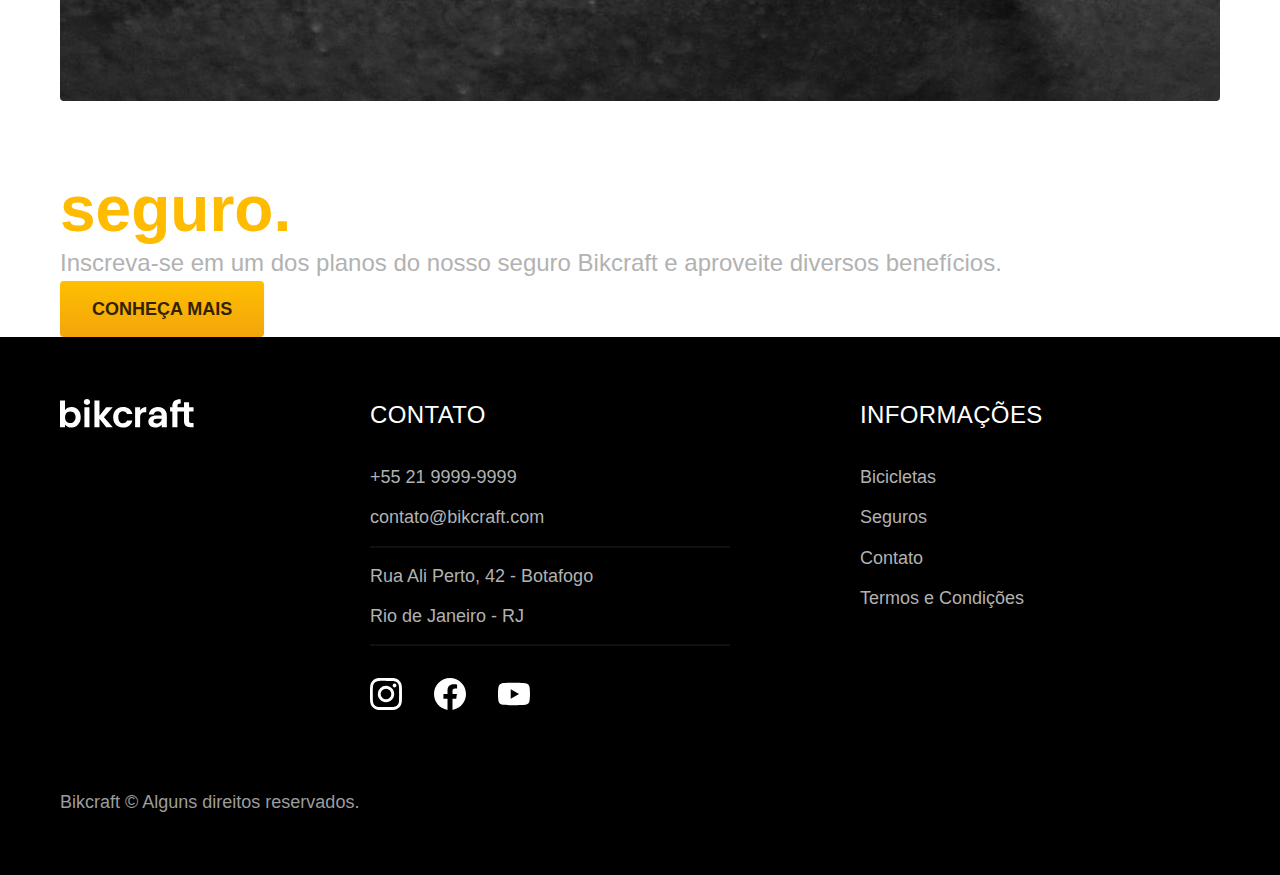
<file: bicicletas/magic.html>
<!DOCTYPE html>
<html lang="pt-br">

<head>
  <meta charset="UTF-8">
  <meta name="viewport" content="width=device-width, initial-scale=1.0">

  <title>Magic | Bikcraft</title>
  <meta name="description" content="Magic.">

  <link rel="preload" href="../css/style.css" as="style">
  <link rel="stylesheet" href="../css/style.css">
  <script>document.documentElement.classList.add('js');</script>
</head>

<body id="bicicleta">
  <header class="header-bg">
    <div class="header container">
      <a href="../">
        <img src="../img/bikcraft.svg" alt="Bikcraft">
      </a>

      <nav aria-label="primaria">
        <ul class="header-menu font-1-m cor-0">
          <li><a href="../bicicletas.html">Bicicletas</a></li>
          <li><a href="../seguros.html">Seguros</a></li>
          <li><a href="../contato.html">Contato</a></li>
        </ul>
      </nav>
    </div>
  </header>

  <main class="titulo-bg">
    <div>
      <div class="titulo container">
        <p class="font-2-xl cor-5">R$ 2499</p>
        <h1 class="font-1-xxl cor-0">Magic Might<span class="cor-p1">.</span></h1>
      </div>
    </div>
    <div class="bicicleta container">
      <div class="bicicleta-imagens">
        <img src="../img/bicicleta/nimbus2.jpg" alt="Bicicleta 1">
        <img src="../img/bicicleta/nimbus1.jpg" alt="Bicicleta 2">
        <img src="../img/bicicleta/nimbus3.jpg" alt="Bicicleta 3">
      </div>
      <div class="bicicleta-conteudo">
        <p class="font-2-l cor-5">A Magic Might é a melhor Bikcraft já criada pela nossa equipe. Ela vem equipada com os melhores acessórios, o que garante maior velocidade.</p>
        <div class="bicicleta-comprar">
          <a class="botao" href="../orcamento.html?tipo=bikcraft&produto=magic">Comprar Agora</a>
          <span class="font-1-xs cor-6"><img src="../img/icones/entrega.svg" alt=""> entrega em 5 dias</span>
          <span class="font-1-xs cor-6"><img src="../img/icones/estoque.svg" alt=""> 18 em estoque</span>
        </div>

        <h2 class="font-1-xs cor-0">Informações</h2>
        <ul class="bicicleta-informacoes">
          <li>
            <img src="../img/icones/eletrica.svg" alt="">
            <h3 class="font-1-m cor-0">Motor Elétrico</h3>
            <p class="font-2-xs cor-5">Permite você viajar distâncias inimaginaveis com a sua bike.</p>
          </li>
          <li>
            <img src="../img/icones/velocidade.svg" alt="">
            <h3 class="font-1-m cor-0">45 km/h</h3>
            <p class="font-2-xs cor-5">A mais rápida bicicleta elétrica disponível hoje no mercado.</p>
          </li>
          <li>
            <img src="../img/icones/rastreador.svg" alt="">
            <h3 class="font-1-m cor-0">Rastreador</h3>
            <p class="font-2-xs cor-5">Rastreador e sistema anti-furto para garantir o seu sossego.</p>
          </li>
          <li>
            <img src="../img/icones/carbono.svg" alt="">
            <h3 class="font-1-m cor-0">Fibra de Carbono</h3>
            <p class="font-2-xs cor-5">Maior proteção possível para a sua Bikcraft com fibra de carbono.</p>
          </li>
        </ul>
        <h2 class="font-1-xs cor-0">Ficha Técnica</h2>
        <ul class="bicicleta-ficha font-2-s cor-4">
          <li>Peso <span>9 kg</span></li>
          <li>Altura <span>60 cm</span></li>
          <li>Largura <span>120 cm</span></li>
          <li>Profundidade <span>10 cm</span></li>
          <li>Marchas <span>16</span></li>
          <li>Roda <span>29</span></li>
        </ul>
      </div>
    </div>
  </main>

  <article class="bicicletas-lista container">
    <h2 class="font-1-xxl">escolha a sua<span class="cor-p1">.</span></h2>

    <ul>
      <li>
        <a href="./nimbus.html">
          <img src="../img/bicicletas/nimbus.jpg" alt="Bicicleta preta">
          <h3 class="font-1-xl">Nimbus Stark</h3>
          <span class="font-2-m cor-8">R$ 4999</span>
        </a>
      </li>
      <li>
        <a href="./nebula.html">
          <img src="../img/bicicletas/nebula.jpg" alt="Bicicleta preta">
          <h3 class="font-1-xl">Nebula Cosmic</h3>
          <span class="font-2-m cor-8">R$ 3999</span>
        </a>
      </li>
    </ul>
  </article>

  <article class="seguro-bg">
    <div class="seguro container">
      <div class="seguro-imagem">
        <img src="../img/fotos/seguros.jpg" alt="Pessoa parada em cima de uma bicicleta.">
      </div>
      <div class="seguro-conteudo">
        <h2 class="font-1-xxl cor-0">Pedale mais tranquilo com o nosso <span class="cor-p1">seguro.</span></h2>
        <p class="font-2-l cor-5">Inscreva-se em um dos planos do nosso seguro Bikcraft e aproveite diversos benefícios.</p>
        <a class="botao" href="../seguros.html">Conheça Mais</a>
      </div>
    </div>
  </article>

  <footer class="footer-bg">
    <div class="footer container">
      <img src="../img/bikcraft.svg" alt="Bikcraft">
      <div class="footer-contato">
        <h3 class="font-2-l-b cor-0">Contato</h3>
        <ul class="font-2-m cor-5">
          <li><a href="tel:+552199999999">+55 21 9999-9999</a></li>
          <li><a href="mailto:contato@bikcraft.com">contato@bikcraft.com</a></li>
          <li>Rua Ali Perto, 42 - Botafogo</li>
          <li>Rio de Janeiro - RJ</li>
        </ul>
        <div class="footer-redes">
          <a href="../">
            <img src="../img/redes/instagram.svg" alt="Instagram">
          </a>
          <a href="../">
            <img src="../img/redes/facebook.svg" alt="Facebook">
          </a>
          <a href="../">
            <img src="../img/redes/youtube.svg" alt="Youtube">
          </a>
        </div>
      </div>
      <div class="footer-informacoes">
        <h3 class="font-2-l-b cor-0">Informações</h3>
        <nav>
          <ul class="font-1-m cor-5">
            <li><a href="../bicicletas.html">Bicicletas</a></li>
            <li><a href="../seguros.html">Seguros</a></li>
            <li><a href="../contato.html">Contato</a></li>
            <li><a href="../termos.html">Termos e Condições</a></li>
          </ul>
        </nav>
      </div>
      <p class="footer-copy font-2-m cor-6">Bikcraft © Alguns direitos reservados.</p>
    </div>
  </footer>
  <script src="../js/script.js"></script>
</body>

</html>
</file>
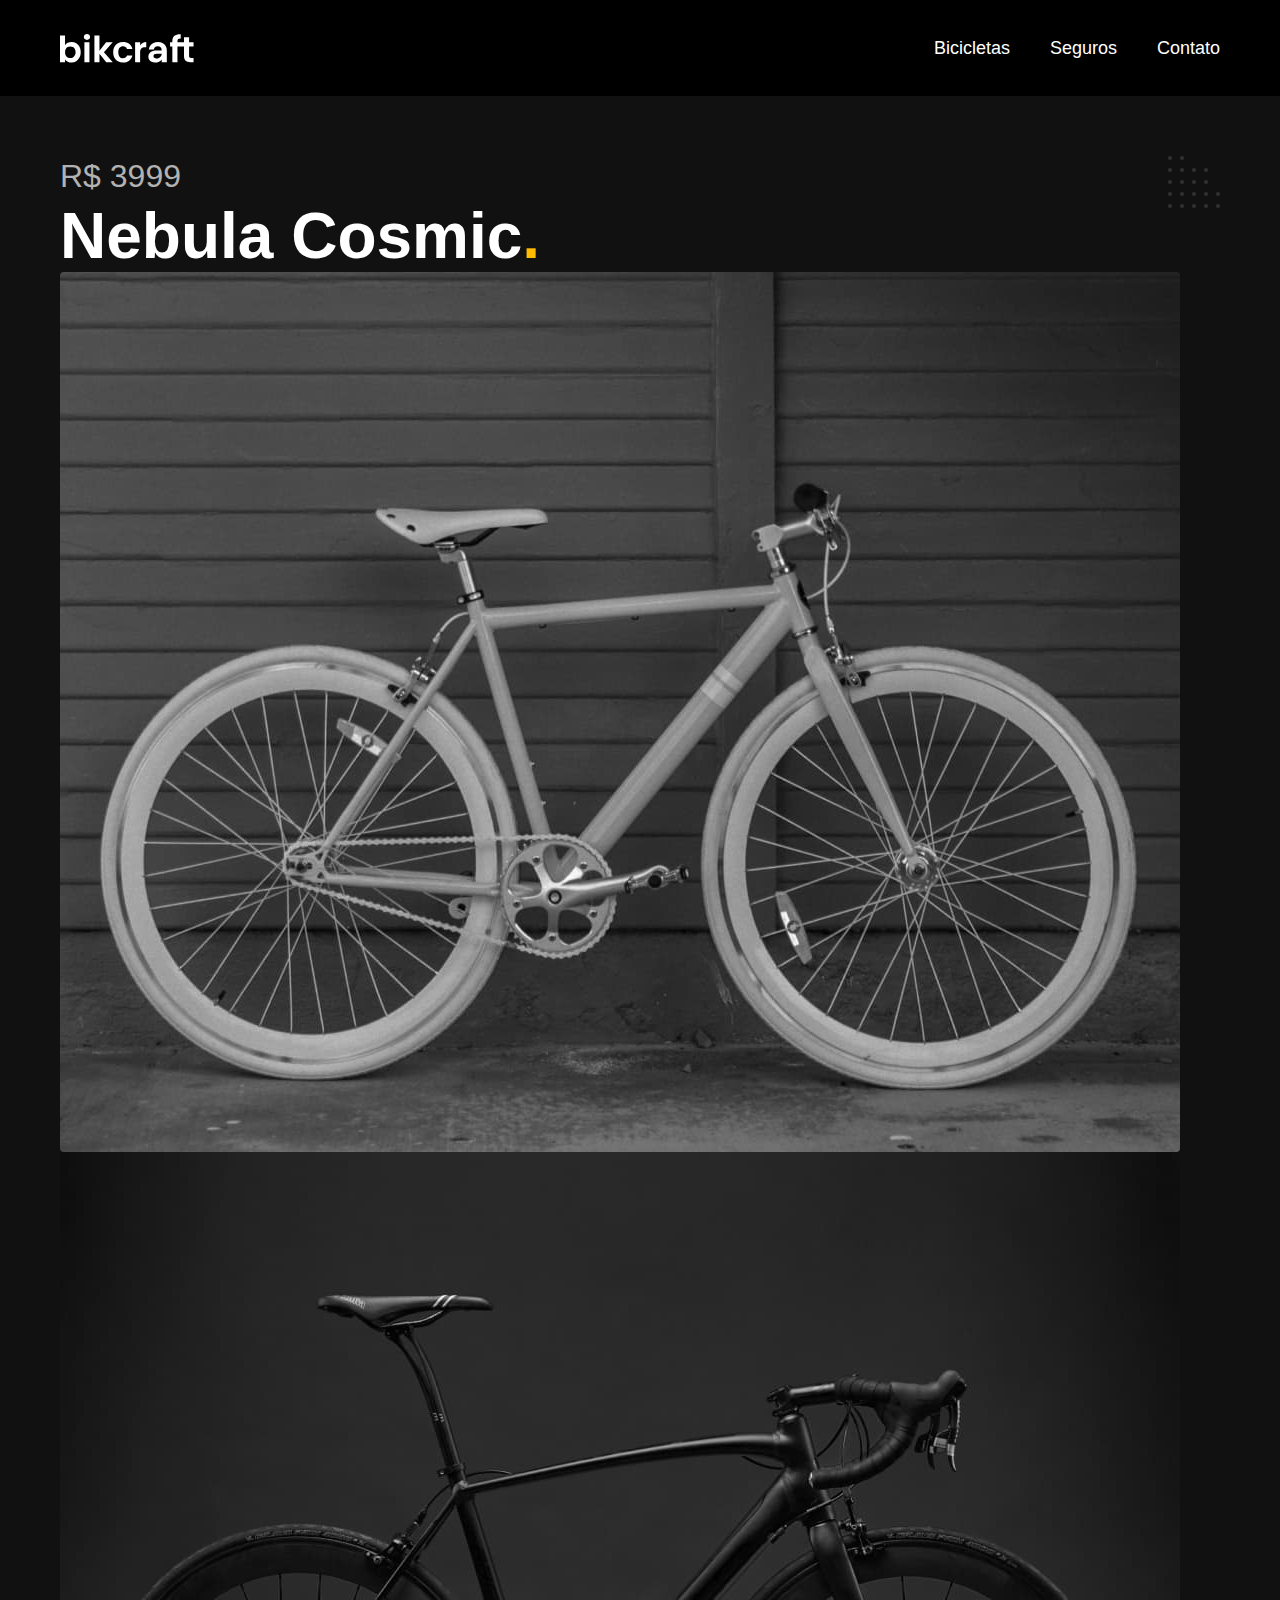
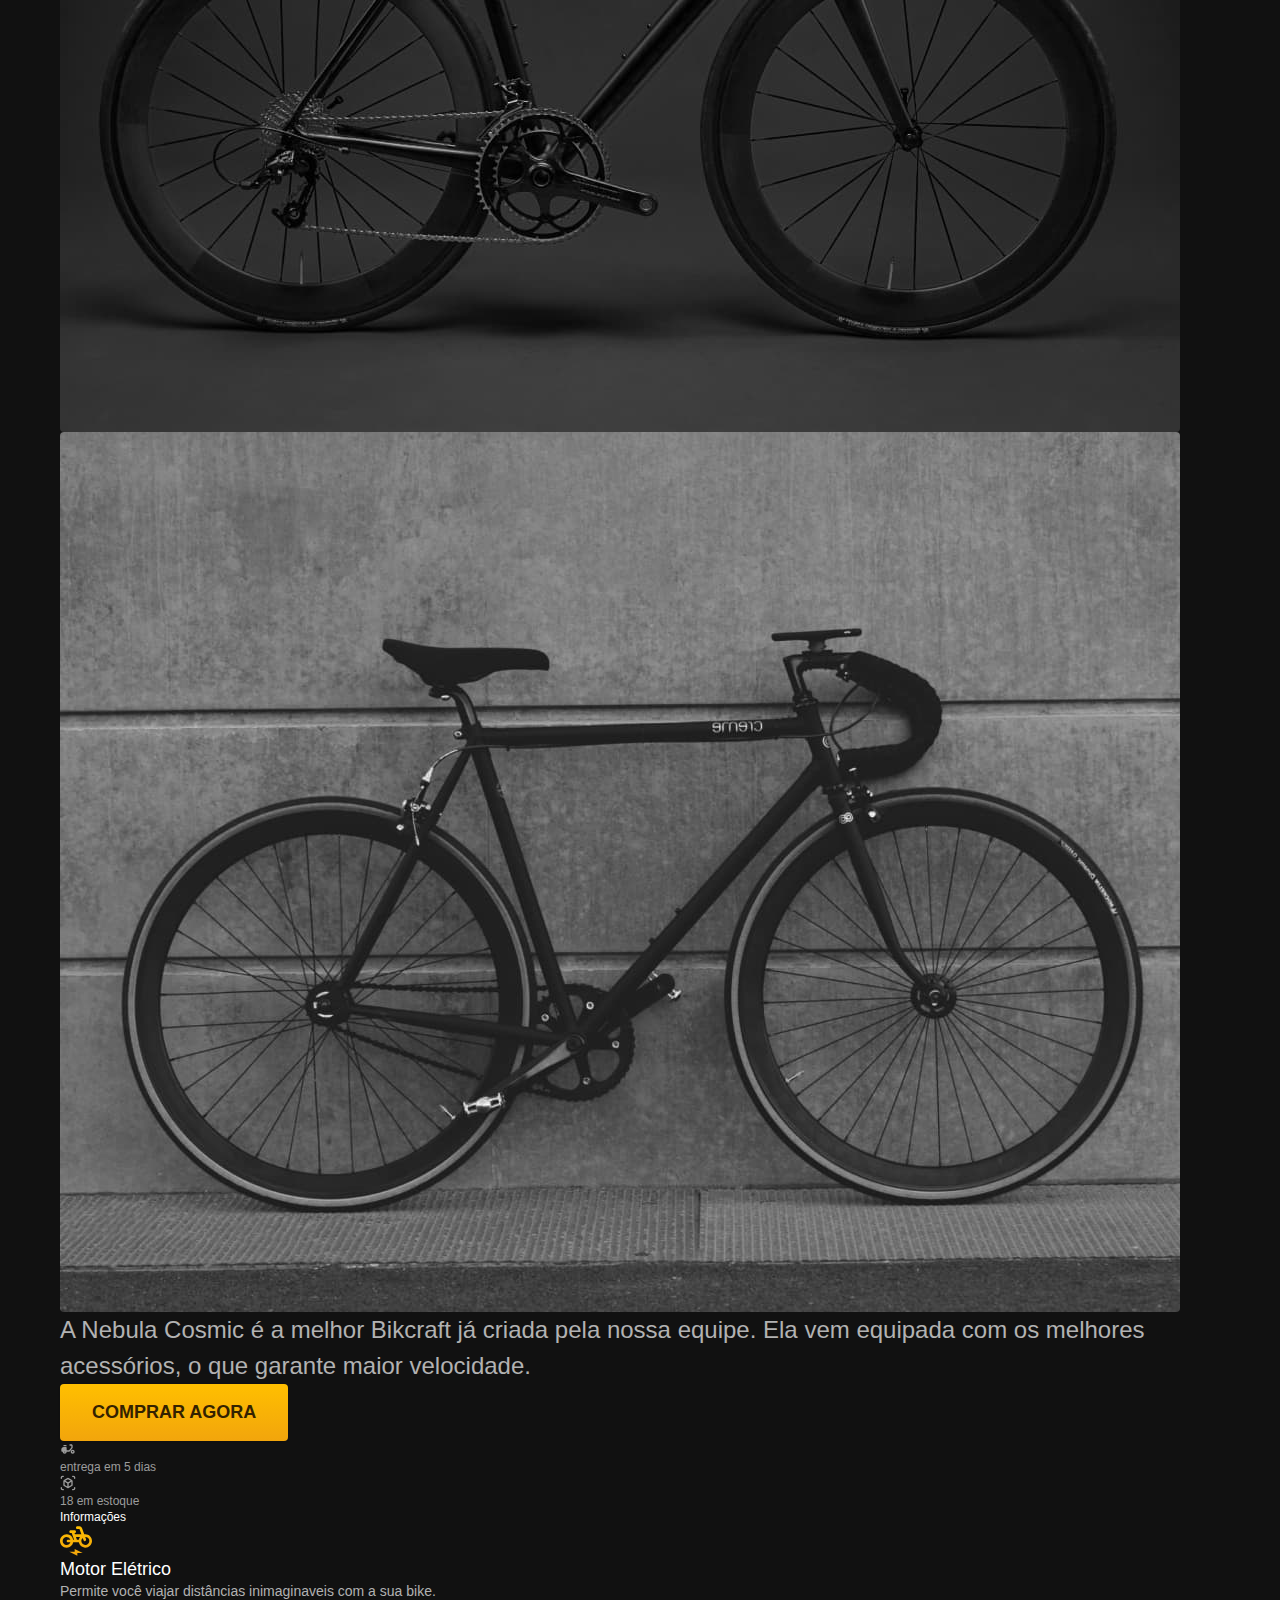
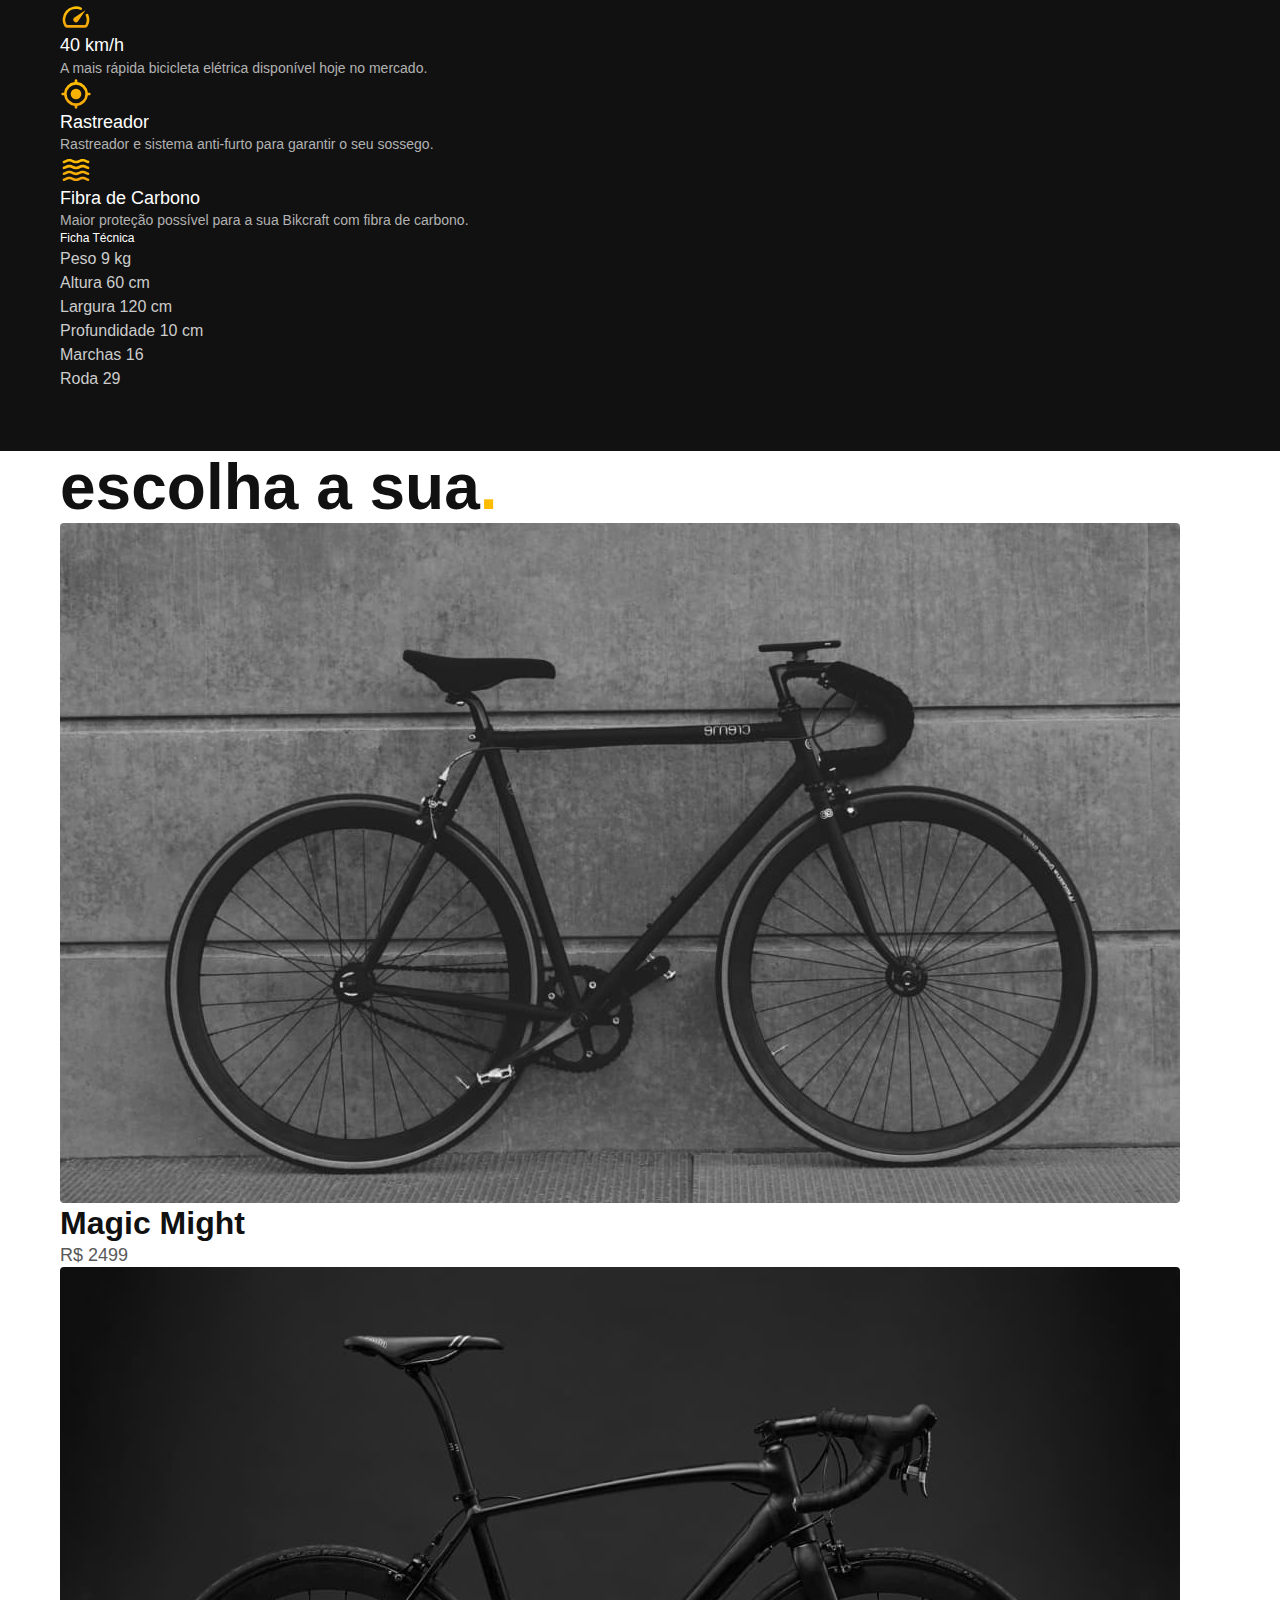
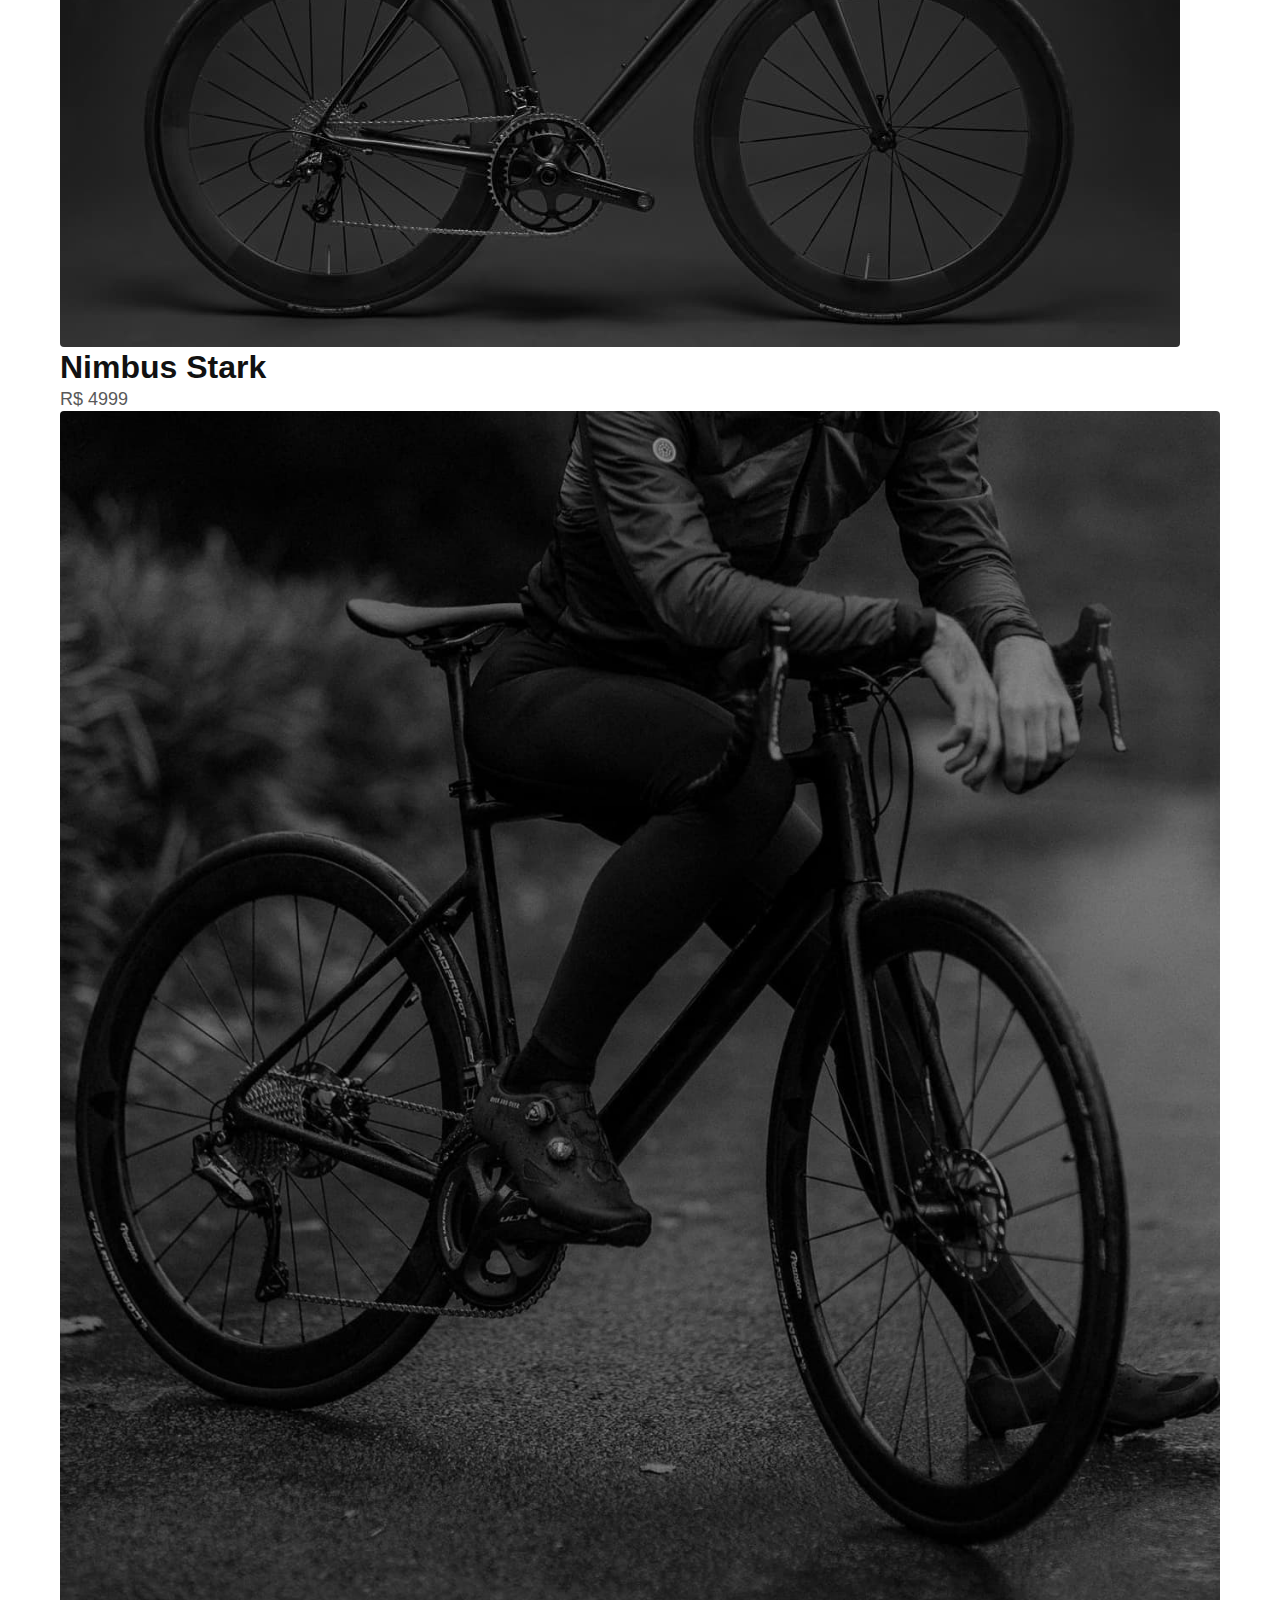
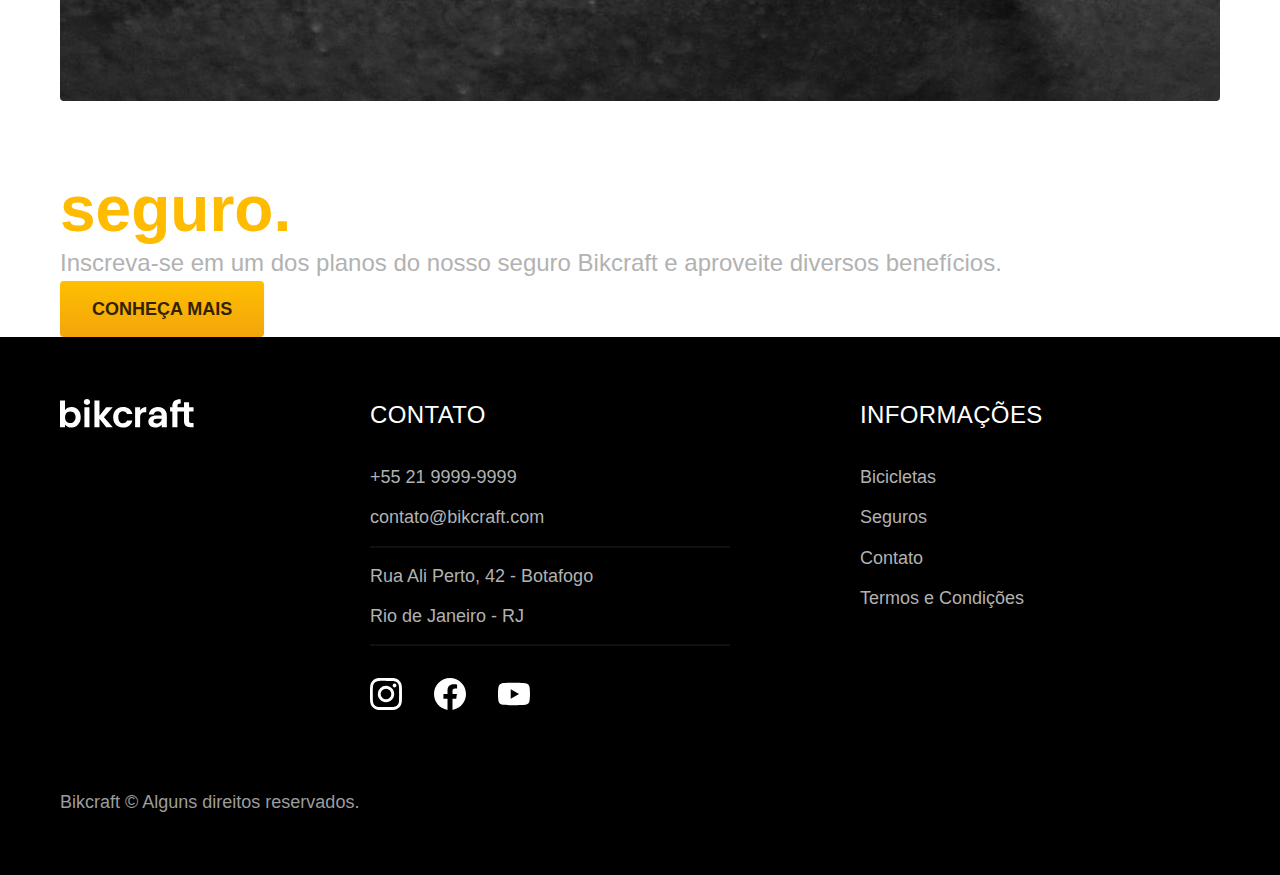
<file: bicicletas/nebula.html>
<!DOCTYPE html>
<html lang="pt-br">

<head>
  <meta charset="UTF-8">
  <meta name="viewport" content="width=device-width, initial-scale=1.0">

  <title>Nebula | Bikcraft</title>
  <meta name="description" content="Nebula.">

  <link rel="preload" href="../css/style.css" as="style">
  <link rel="stylesheet" href="../css/style.css">
  <script>document.documentElement.classList.add('js');</script>
</head>

<body id="bicicleta">
  <header class="header-bg">
    <div class="header container">
      <a href="../">
        <img src="../img/bikcraft.svg" alt="Bikcraft">
      </a>

      <nav aria-label="primaria">
        <ul class="header-menu font-1-m cor-0">
          <li><a href="../bicicletas.html">Bicicletas</a></li>
          <li><a href="../seguros.html">Seguros</a></li>
          <li><a href="../contato.html">Contato</a></li>
        </ul>
      </nav>
    </div>
  </header>

  <main class="titulo-bg">
    <div>
      <div class="titulo container">
        <p class="font-2-xl cor-5">R$ 3999</p>
        <h1 class="font-1-xxl cor-0">Nebula Cosmic<span class="cor-p1">.</span></h1>
      </div>
    </div>
    <div class="bicicleta container">
      <div class="bicicleta-imagens">
        <img src="../img/bicicleta/nimbus3.jpg" alt="Bicicleta 1">
        <img src="../img/bicicleta/nimbus1.jpg" alt="Bicicleta 2">
        <img src="../img/bicicleta/nimbus2.jpg" alt="Bicicleta 3">
      </div>
      <div class="bicicleta-conteudo">
        <p class="font-2-l cor-5">A Nebula Cosmic é a melhor Bikcraft já criada pela nossa equipe. Ela vem equipada com os melhores acessórios, o que garante maior velocidade.</p>
        <div class="bicicleta-comprar">
          <a class="botao" href="../orcamento.html?tipo=bikcraft&produto=nebula">Comprar Agora</a>
          <span class="font-1-xs cor-6"><img src="../img/icones/entrega.svg" alt=""> entrega em 5 dias</span>
          <span class="font-1-xs cor-6"><img src="../img/icones/estoque.svg" alt=""> 18 em estoque</span>
        </div>

        <h2 class="font-1-xs cor-0">Informações</h2>
        <ul class="bicicleta-informacoes">
          <li>
            <img src="../img/icones/eletrica.svg" alt="">
            <h3 class="font-1-m cor-0">Motor Elétrico</h3>
            <p class="font-2-xs cor-5">Permite você viajar distâncias inimaginaveis com a sua bike.</p>
          </li>
          <li>
            <img src="../img/icones/velocidade.svg" alt="">
            <h3 class="font-1-m cor-0">40 km/h</h3>
            <p class="font-2-xs cor-5">A mais rápida bicicleta elétrica disponível hoje no mercado.</p>
          </li>
          <li>
            <img src="../img/icones/rastreador.svg" alt="">
            <h3 class="font-1-m cor-0">Rastreador</h3>
            <p class="font-2-xs cor-5">Rastreador e sistema anti-furto para garantir o seu sossego.</p>
          </li>
          <li>
            <img src="../img/icones/carbono.svg" alt="">
            <h3 class="font-1-m cor-0">Fibra de Carbono</h3>
            <p class="font-2-xs cor-5">Maior proteção possível para a sua Bikcraft com fibra de carbono.</p>
          </li>
        </ul>
        <h2 class="font-1-xs cor-0">Ficha Técnica</h2>
        <ul class="bicicleta-ficha font-2-s cor-4">
          <li>Peso <span>9 kg</span></li>
          <li>Altura <span>60 cm</span></li>
          <li>Largura <span>120 cm</span></li>
          <li>Profundidade <span>10 cm</span></li>
          <li>Marchas <span>16</span></li>
          <li>Roda <span>29</span></li>
        </ul>
      </div>
    </div>
  </main>

  <article class="bicicletas-lista container">
    <h2 class="font-1-xxl">escolha a sua<span class="cor-p1">.</span></h2>

    <ul>
      <li>
        <a href="./magic.html">
          <img src="../img/bicicletas/magic.jpg" alt="Bicicleta preta">
          <h3 class="font-1-xl">Magic Might</h3>
          <span class="font-2-m cor-8">R$ 2499</span>
        </a>
      </li>
      <li>
        <a href="./nimbus.html">
          <img src="../img/bicicletas/nimbus.jpg" alt="Bicicleta preta">
          <h3 class="font-1-xl">Nimbus Stark</h3>
          <span class="font-2-m cor-8">R$ 4999</span>
        </a>
      </li>
    </ul>
  </article>

  <article class="seguro-bg">
    <div class="seguro container">
      <div class="seguro-imagem">
        <img src="../img/fotos/seguros.jpg" alt="Pessoa parada em cima de uma bicicleta.">
      </div>
      <div class="seguro-conteudo">
        <h2 class="font-1-xxl cor-0">Pedale mais tranquilo com o nosso <span class="cor-p1">seguro.</span></h2>
        <p class="font-2-l cor-5">Inscreva-se em um dos planos do nosso seguro Bikcraft e aproveite diversos benefícios.</p>
        <a class="botao" href="../seguros.html">Conheça Mais</a>
      </div>
    </div>
  </article>

  <footer class="footer-bg">
    <div class="footer container">
      <img src="../img/bikcraft.svg" alt="Bikcraft">
      <div class="footer-contato">
        <h3 class="font-2-l-b cor-0">Contato</h3>
        <ul class="font-2-m cor-5">
          <li><a href="tel:+552199999999">+55 21 9999-9999</a></li>
          <li><a href="mailto:contato@bikcraft.com">contato@bikcraft.com</a></li>
          <li>Rua Ali Perto, 42 - Botafogo</li>
          <li>Rio de Janeiro - RJ</li>
        </ul>
        <div class="footer-redes">
          <a href="../">
            <img src="../img/redes/instagram.svg" alt="Instagram">
          </a>
          <a href="../">
            <img src="../img/redes/facebook.svg" alt="Facebook">
          </a>
          <a href="../">
            <img src="../img/redes/youtube.svg" alt="Youtube">
          </a>
        </div>
      </div>
      <div class="footer-informacoes">
        <h3 class="font-2-l-b cor-0">Informações</h3>
        <nav>
          <ul class="font-1-m cor-5">
            <li><a href="../bicicletas.html">Bicicletas</a></li>
            <li><a href="../seguros.html">Seguros</a></li>
            <li><a href="../contato.html">Contato</a></li>
            <li><a href="../termos.html">Termos e Condições</a></li>
          </ul>
        </nav>
      </div>
      <p class="footer-copy font-2-m cor-6">Bikcraft © Alguns direitos reservados.</p>
    </div>
  </footer>
  <script src="../js/script.js"></script>
</body>

</html>
</file>
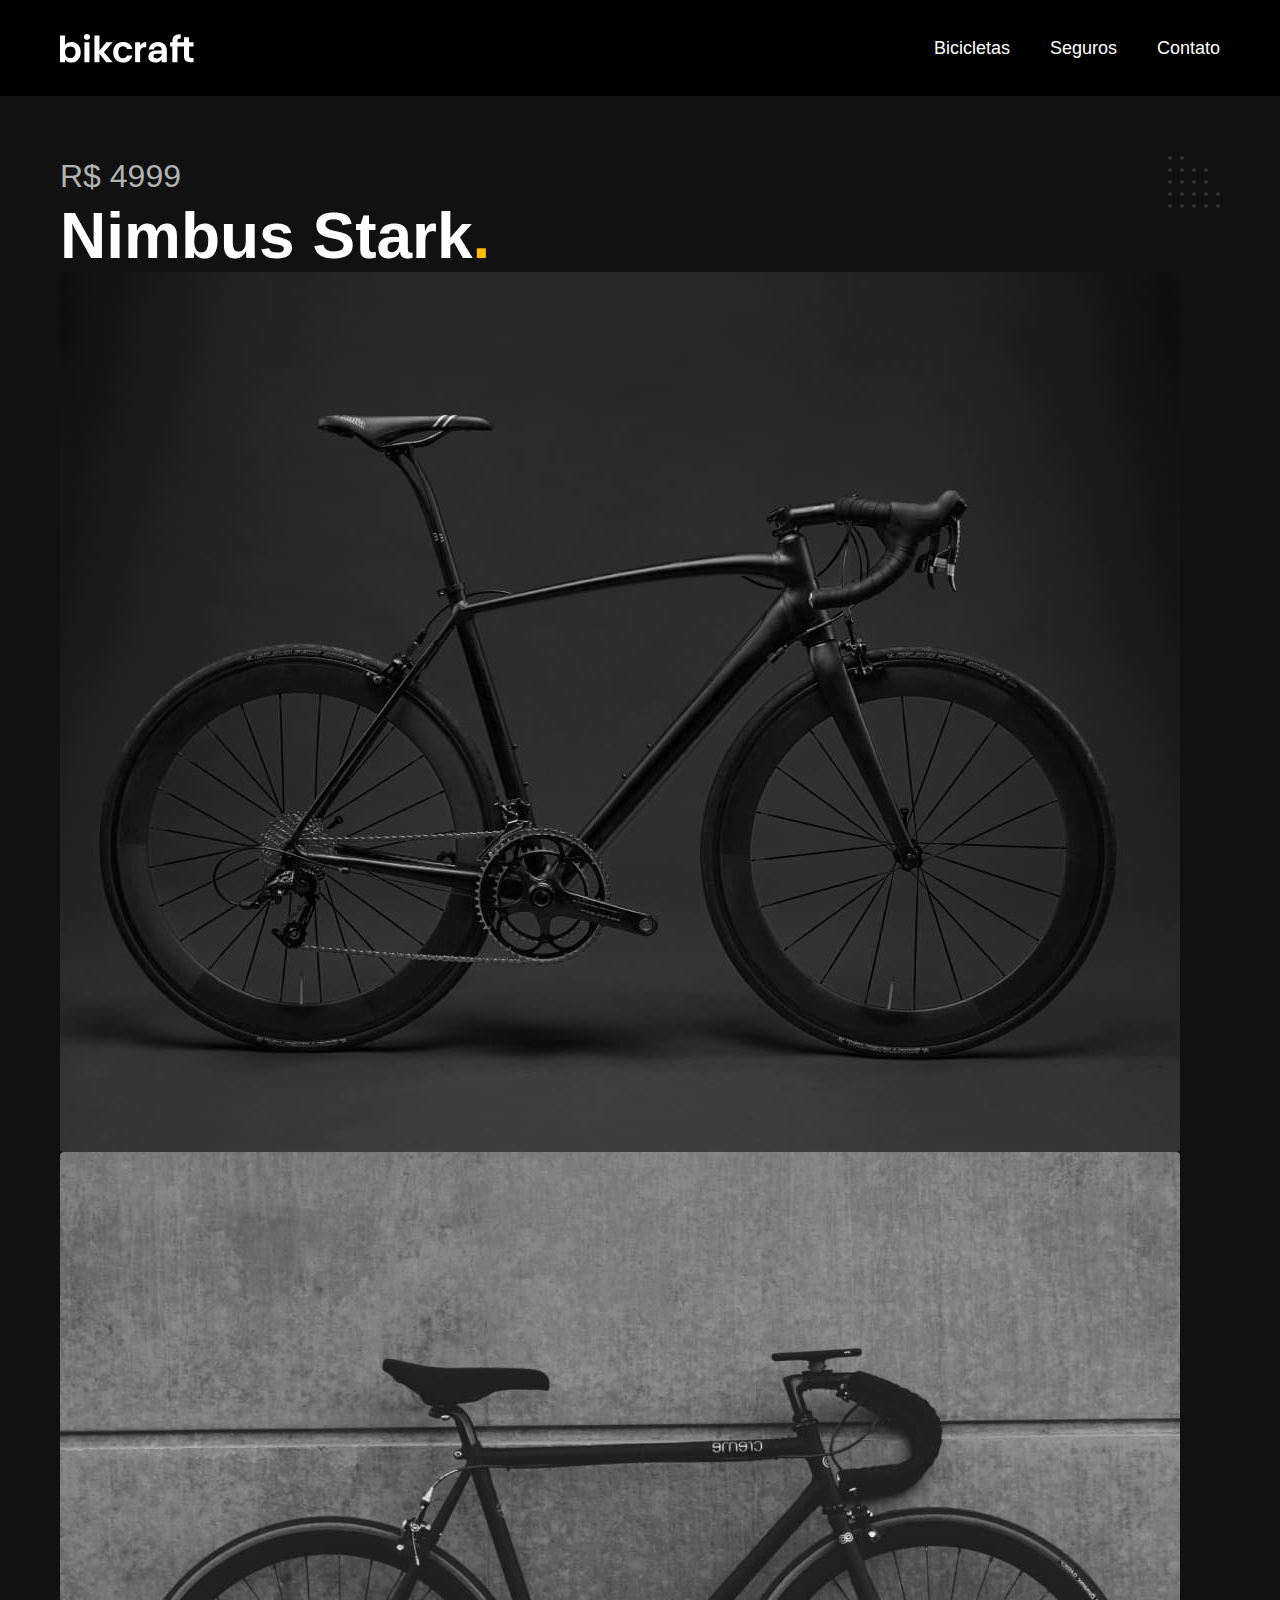
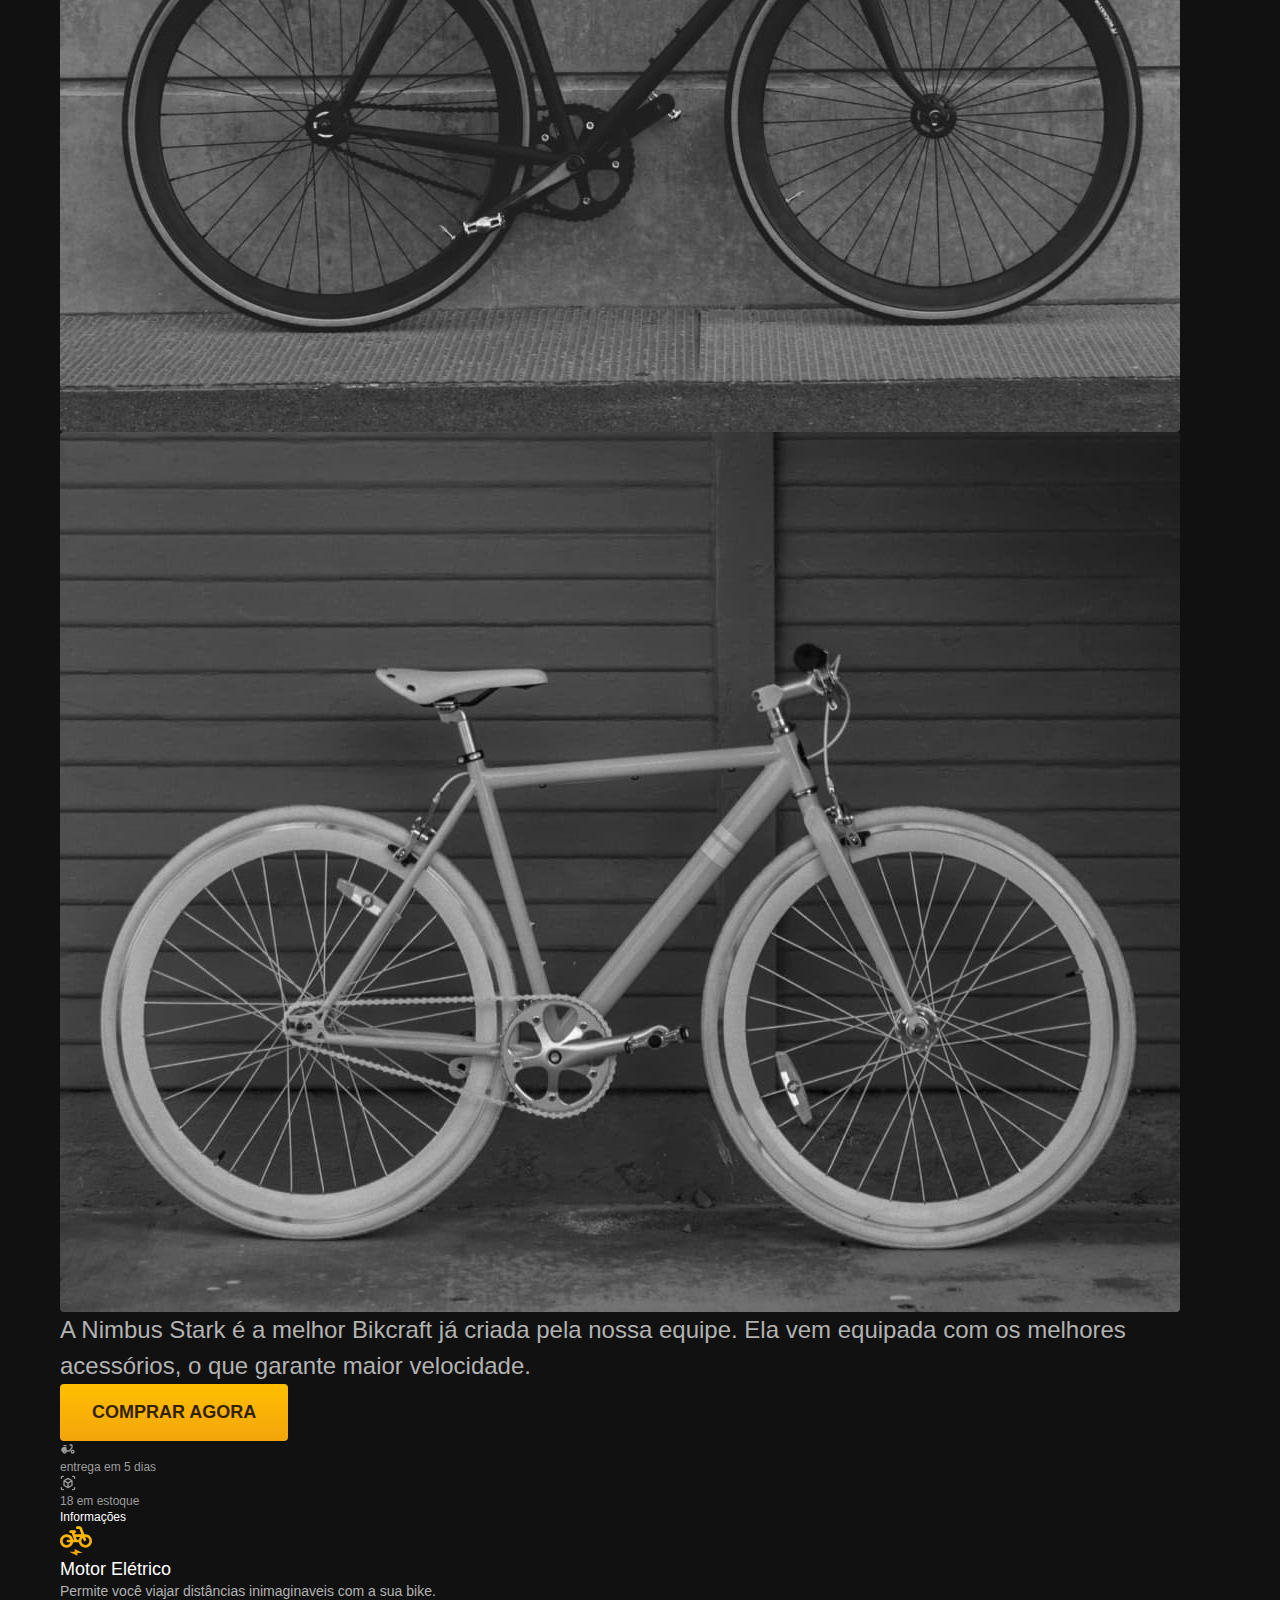
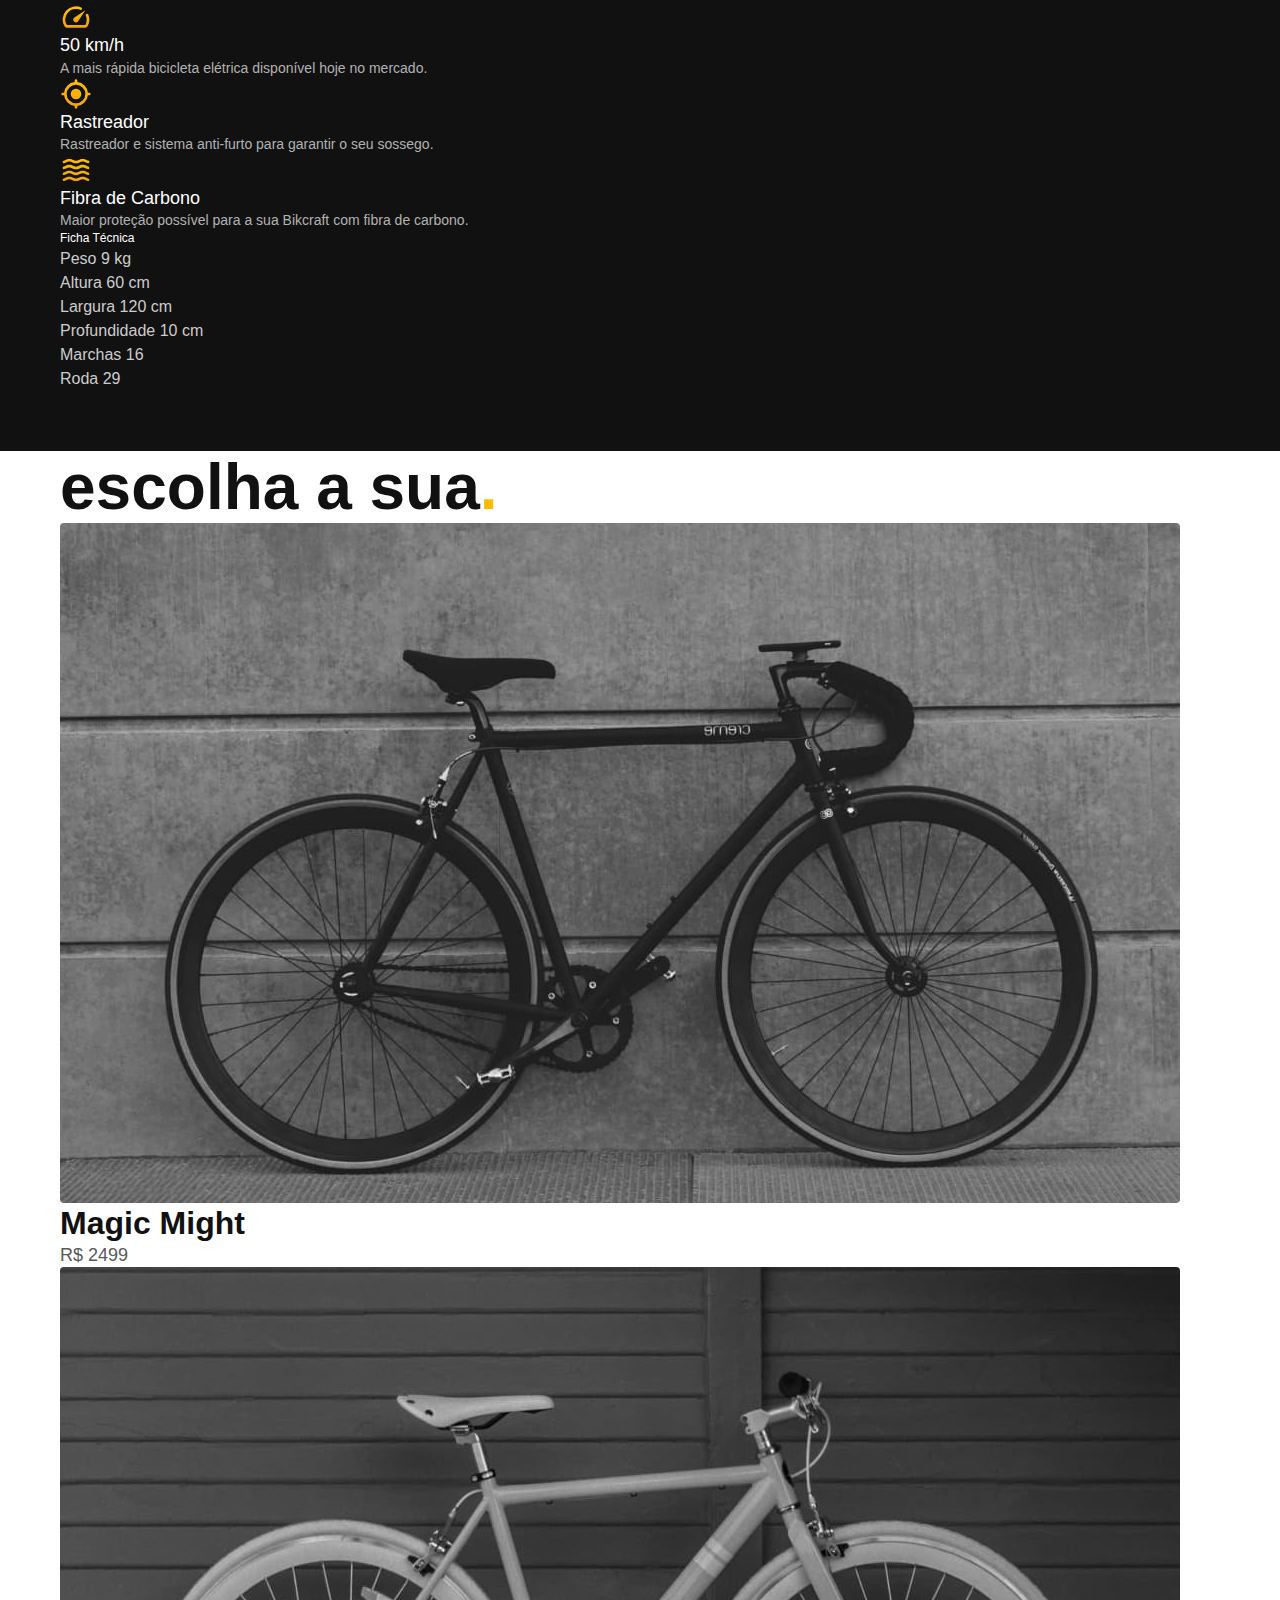
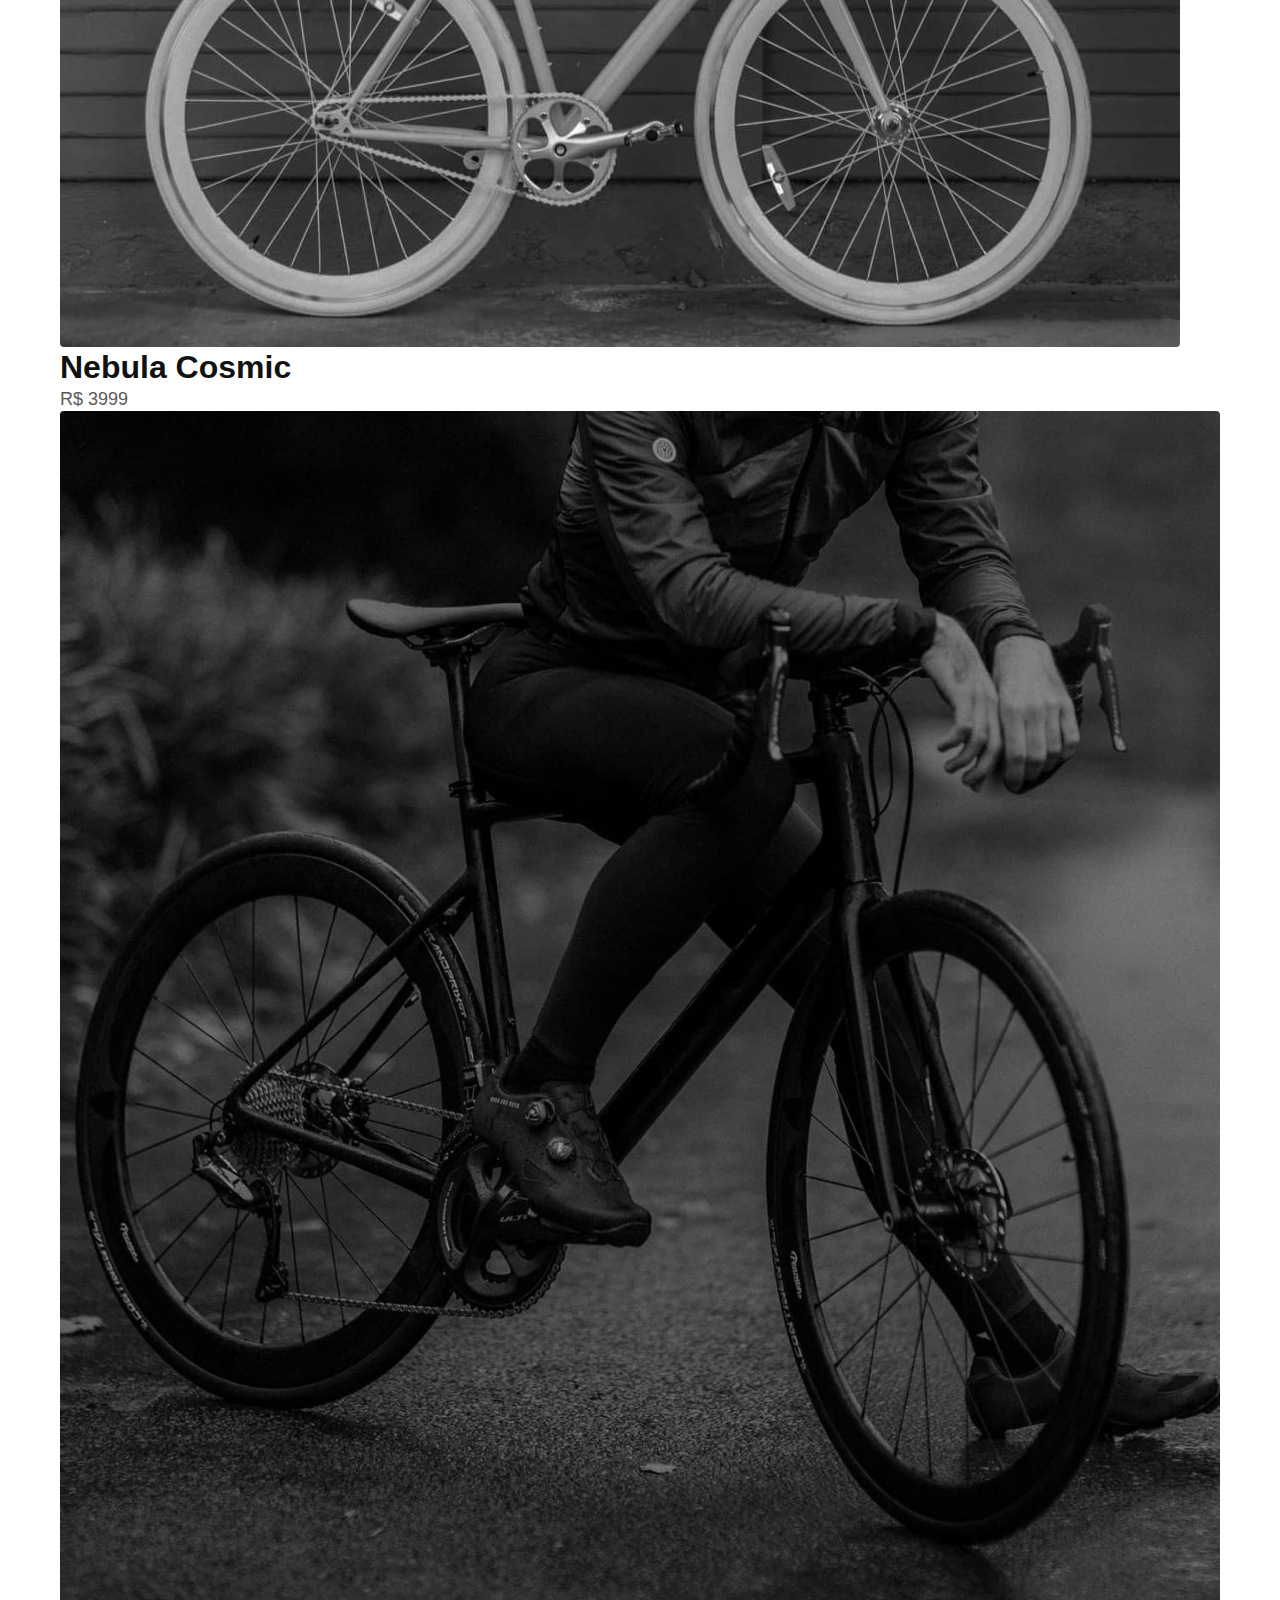
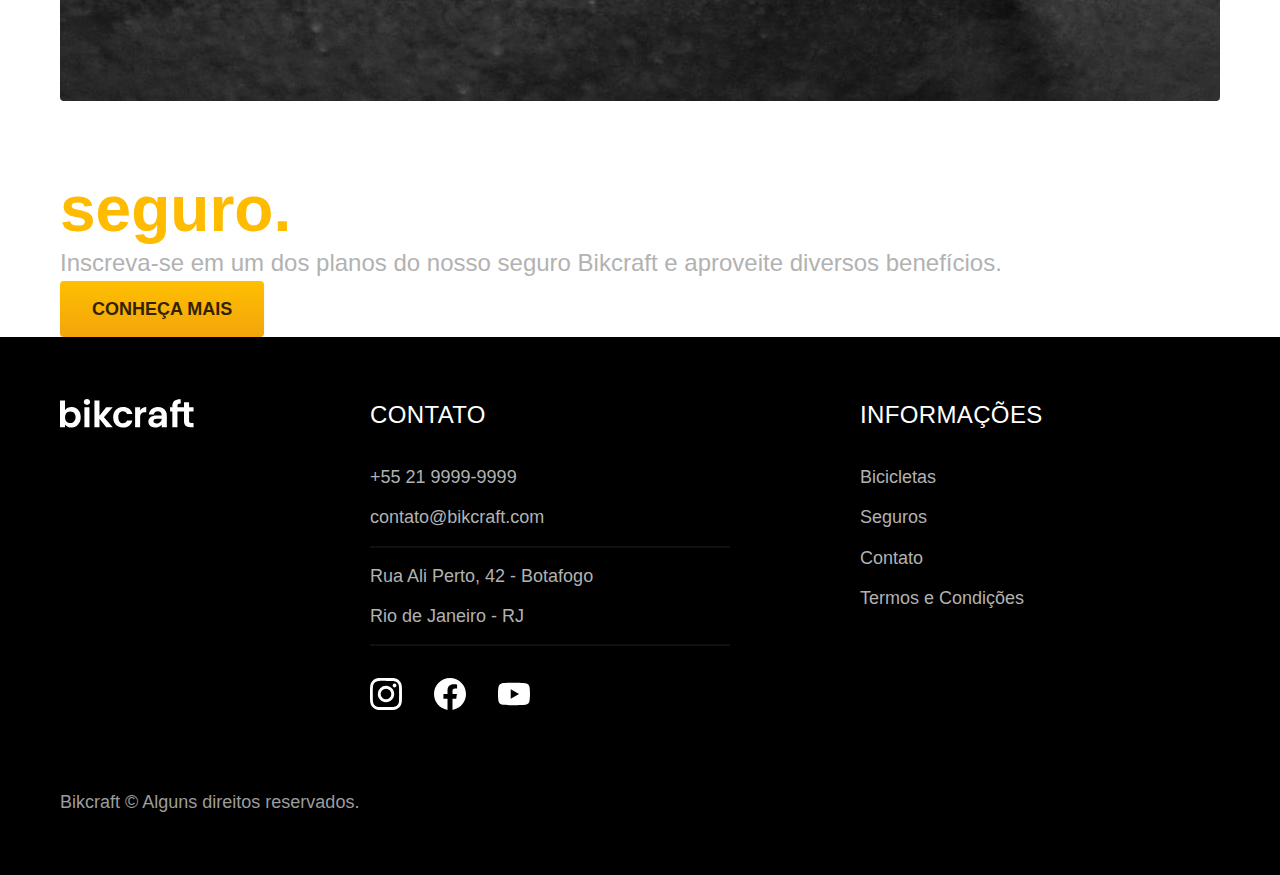
<file: bicicletas/nimbus.html>
<!DOCTYPE html>
<html lang="pt-br">

<head>
  <meta charset="UTF-8">
  <meta name="viewport" content="width=device-width, initial-scale=1.0">

  <title>Nimbus | Bikcraft</title>
  <meta name="description" content="Nimbus.">

  <link rel="preload" href="../css/style.css" as="style">
  <link rel="stylesheet" href="../css/style.css">
  <script>document.documentElement.classList.add('js');</script>
</head>

<body id="bicicleta">
  <header class="header-bg">
    <div class="header container">
      <a href="../">
        <img src="../img/bikcraft.svg" alt="Bikcraft">
      </a>

      <nav aria-label="primaria">
        <ul class="header-menu font-1-m cor-0">
          <li><a href="../bicicletas.html">Bicicletas</a></li>
          <li><a href="../seguros.html">Seguros</a></li>
          <li><a href="../contato.html">Contato</a></li>
        </ul>
      </nav>
    </div>
  </header>

  <main class="titulo-bg">
    <div>
      <div class="titulo container">
        <p class="font-2-xl cor-5">R$ 4999</p>
        <h1 class="font-1-xxl cor-0">Nimbus Stark<span class="cor-p1">.</span></h1>
      </div>
    </div>
    <div class="bicicleta container">
      <div class="bicicleta-imagens">
        <img src="../img/bicicleta/nimbus1.jpg" alt="Bicicleta 1">
        <img src="../img/bicicleta/nimbus2.jpg" alt="Bicicleta 2">
        <img src="../img/bicicleta/nimbus3.jpg" alt="Bicicleta 3">
      </div>
      <div class="bicicleta-conteudo">
        <p class="font-2-l cor-5">A Nimbus Stark é a melhor Bikcraft já criada pela nossa equipe. Ela vem equipada com os melhores acessórios, o que garante maior velocidade.</p>
        <div class="bicicleta-comprar">
          <a class="botao" href="../orcamento.html?tipo=bikcraft&produto=nimbus">Comprar Agora</a>
          <span class="font-1-xs cor-6"><img src="../img/icones/entrega.svg" alt=""> entrega em 5 dias</span>
          <span class="font-1-xs cor-6"><img src="../img/icones/estoque.svg" alt=""> 18 em estoque</span>
        </div>

        <h2 class="font-1-xs cor-0">Informações</h2>
        <ul class="bicicleta-informacoes">
          <li>
            <img src="../img/icones/eletrica.svg" alt="">
            <h3 class="font-1-m cor-0">Motor Elétrico</h3>
            <p class="font-2-xs cor-5">Permite você viajar distâncias inimaginaveis com a sua bike.</p>
          </li>
          <li>
            <img src="../img/icones/velocidade.svg" alt="">
            <h3 class="font-1-m cor-0">50 km/h</h3>
            <p class="font-2-xs cor-5">A mais rápida bicicleta elétrica disponível hoje no mercado.</p>
          </li>
          <li>
            <img src="../img/icones/rastreador.svg" alt="">
            <h3 class="font-1-m cor-0">Rastreador</h3>
            <p class="font-2-xs cor-5">Rastreador e sistema anti-furto para garantir o seu sossego.</p>
          </li>
          <li>
            <img src="../img/icones/carbono.svg" alt="">
            <h3 class="font-1-m cor-0">Fibra de Carbono</h3>
            <p class="font-2-xs cor-5">Maior proteção possível para a sua Bikcraft com fibra de carbono.</p>
          </li>
        </ul>
        <h2 class="font-1-xs cor-0">Ficha Técnica</h2>
        <ul class="bicicleta-ficha font-2-s cor-4">
          <li>Peso <span>9 kg</span></li>
          <li>Altura <span>60 cm</span></li>
          <li>Largura <span>120 cm</span></li>
          <li>Profundidade <span>10 cm</span></li>
          <li>Marchas <span>16</span></li>
          <li>Roda <span>29</span></li>
        </ul>
      </div>
    </div>
  </main>

  <article class="bicicletas-lista container">
    <h2 class="font-1-xxl">escolha a sua<span class="cor-p1">.</span></h2>

    <ul>
      <li>
        <a href="./magic.html">
          <img src="../img/bicicletas/magic.jpg" alt="Bicicleta preta">
          <h3 class="font-1-xl">Magic Might</h3>
          <span class="font-2-m cor-8">R$ 2499</span>
        </a>
      </li>
      <li>
        <a href="./nebula.html">
          <img src="../img/bicicletas/nebula.jpg" alt="Bicicleta preta">
          <h3 class="font-1-xl">Nebula Cosmic</h3>
          <span class="font-2-m cor-8">R$ 3999</span>
        </a>
      </li>
    </ul>
  </article>

  <article class="seguro-bg">
    <div class="seguro container">
      <div class="seguro-imagem">
        <img src="../img/fotos/seguros.jpg" alt="Pessoa parada em cima de uma bicicleta.">
      </div>
      <div class="seguro-conteudo">
        <h2 class="font-1-xxl cor-0">Pedale mais tranquilo com o nosso <span class="cor-p1">seguro.</span></h2>
        <p class="font-2-l cor-5">Inscreva-se em um dos planos do nosso seguro Bikcraft e aproveite diversos benefícios.</p>
        <a class="botao" href="../seguros.html">Conheça Mais</a>
      </div>
    </div>
  </article>

  <footer class="footer-bg">
    <div class="footer container">
      <img src="../img/bikcraft.svg" alt="Bikcraft">
      <div class="footer-contato">
        <h3 class="font-2-l-b cor-0">Contato</h3>
        <ul class="font-2-m cor-5">
          <li><a href="tel:+552199999999">+55 21 9999-9999</a></li>
          <li><a href="mailto:contato@bikcraft.com">contato@bikcraft.com</a></li>
          <li>Rua Ali Perto, 42 - Botafogo</li>
          <li>Rio de Janeiro - RJ</li>
        </ul>
        <div class="footer-redes">
          <a href="../">
            <img src="../img/redes/instagram.svg" alt="Instagram">
          </a>
          <a href="../">
            <img src="../img/redes/facebook.svg" alt="Facebook">
          </a>
          <a href="../">
            <img src="../img/redes/youtube.svg" alt="Youtube">
          </a>
        </div>
      </div>
      <div class="footer-informacoes">
        <h3 class="font-2-l-b cor-0">Informações</h3>
        <nav>
          <ul class="font-1-m cor-5">
            <li><a href="../bicicletas.html">Bicicletas</a></li>
            <li><a href="../seguros.html">Seguros</a></li>
            <li><a href="../contato.html">Contato</a></li>
            <li><a href="../termos.html">Termos e Condições</a></li>
          </ul>
        </nav>
      </div>
      <p class="footer-copy font-2-m cor-6">Bikcraft © Alguns direitos reservados.</p>
    </div>
  </footer>
  <script src="../js/script.js"></script>
</body>

</html>
</file>
<file: css/style.css>
@import "./global/global.css";
@import "./utilidades/tipografia.css";
@import "./utilidades/cores.css";
@import "./utilidades/animacao.css";

@import "./global/header.css";
@import "./global/footer.css";

/* Utilidades */
@import "./utilidades/componentes.css";
@import "./utilidades/formulario.css";

/* Home */
@import "./home/introducao.css";
<<<<<<< HEAD
@import "./utilitarios/componentes.css";
@import "./utilitarios/tipografia.css";
@import "./utilitarios/cores.css";
@import "./servicos/servicos-listas.css";
@import "./home/tecnologia.css";
@import "./home/parceiros.css";
@import "./home/depoimento.css";
@import "./espaco/espaco.css";
@import "./global/footer.css";
@import "./termos/termos.css";
@import "./servicos/servicos.css";
@import "./espaco/vantagens.css";
@import "./espaco/perguntas.css";
@import "./servicos_interno/bicicleta.css";
@import "./servicos/espaco.css";
=======
@import "./home/tecnologia.css";
@import "./home/parceiros.css";
@import "./home/depoimento.css";

/* Bicicletas */
@import "./bicicletas/bicicletas-lista.css";
@import "./bicicletas/bicicletas.css";

/* Bicicleta */
@import "./bicicleta/bicicleta.css";
@import "./bicicleta/seguro.css";

/* Seguros */
@import "./seguros/seguros.css";
@import "./seguros/vantagens.css";
@import "./seguros/perguntas.css";

/* Contato */
>>>>>>> 54384a6335dfb6e964227589f2c707c0afba5da6
@import "./contato/contato.css";
@import "./contato/lojas.css";

/* Contato */
@import "./orcamento/orcamento.css";

/* Termos */
@import "./termos/termos.css";
</file>
